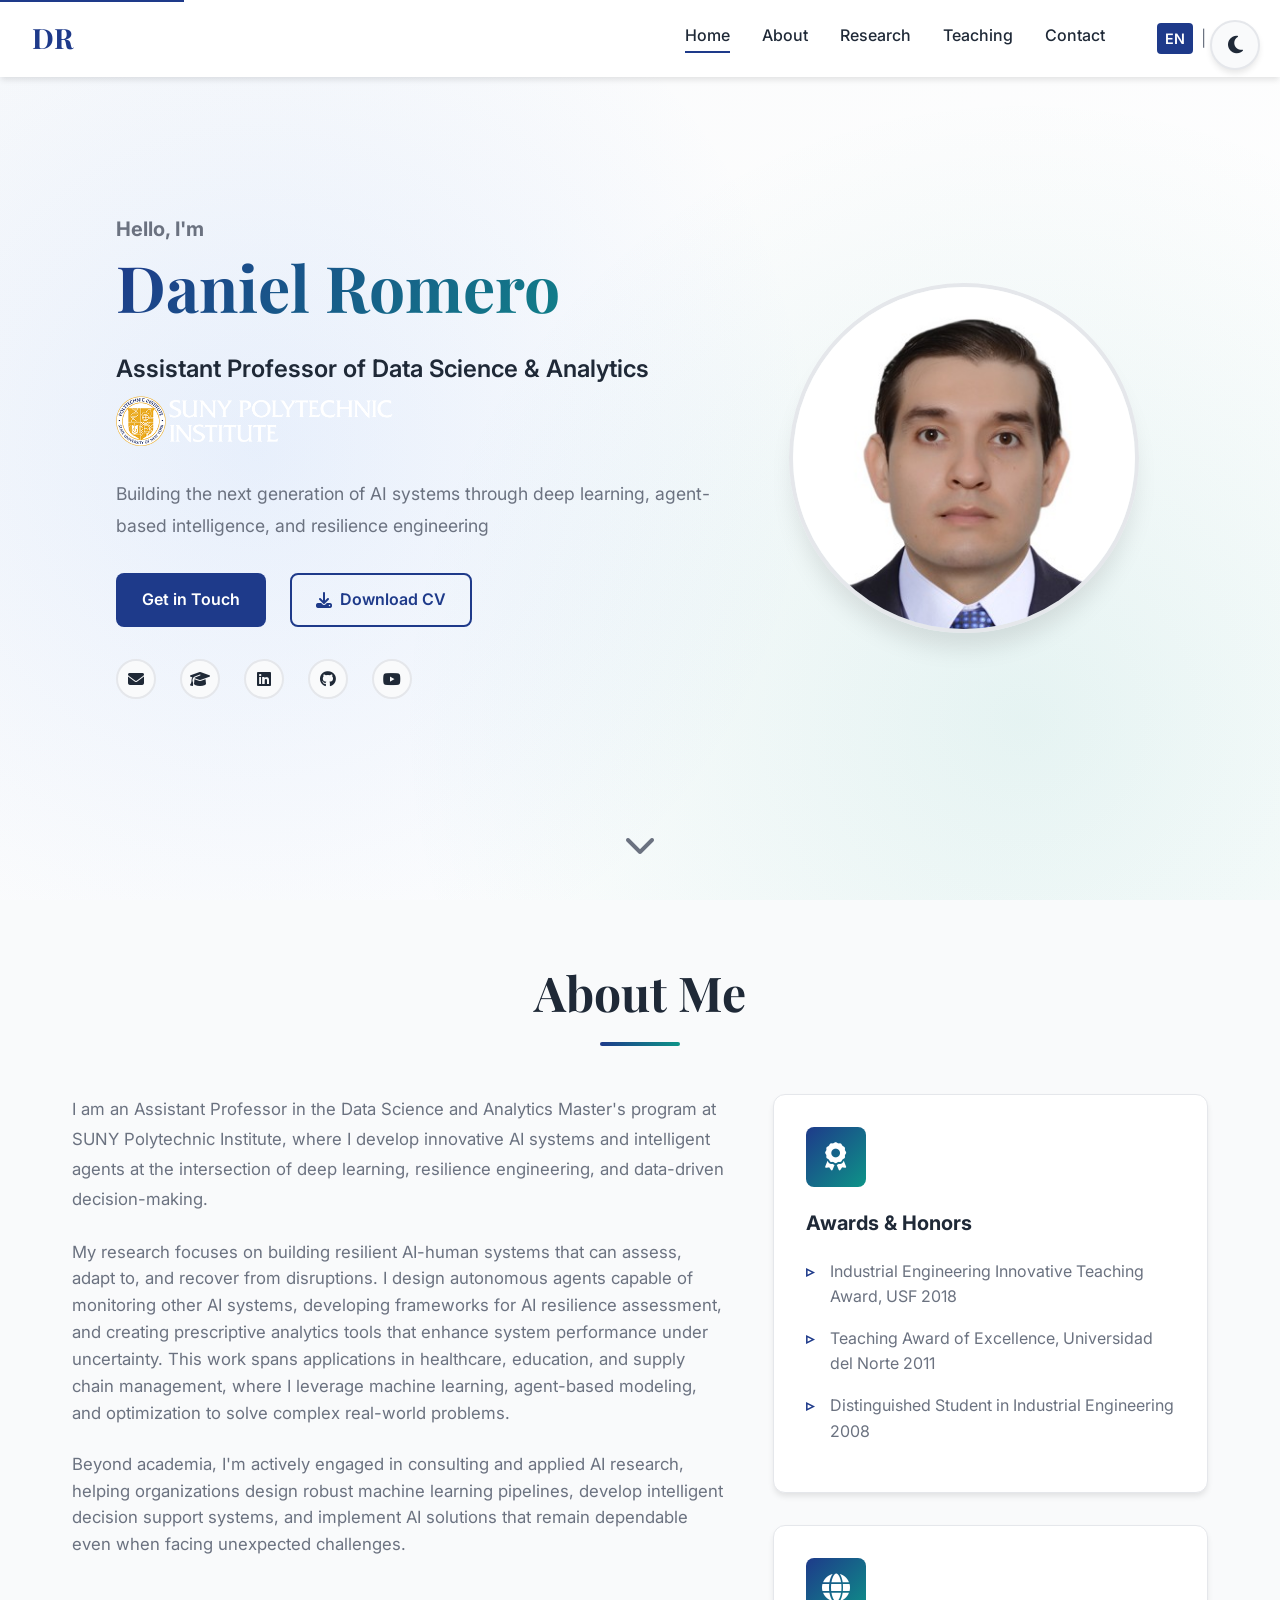
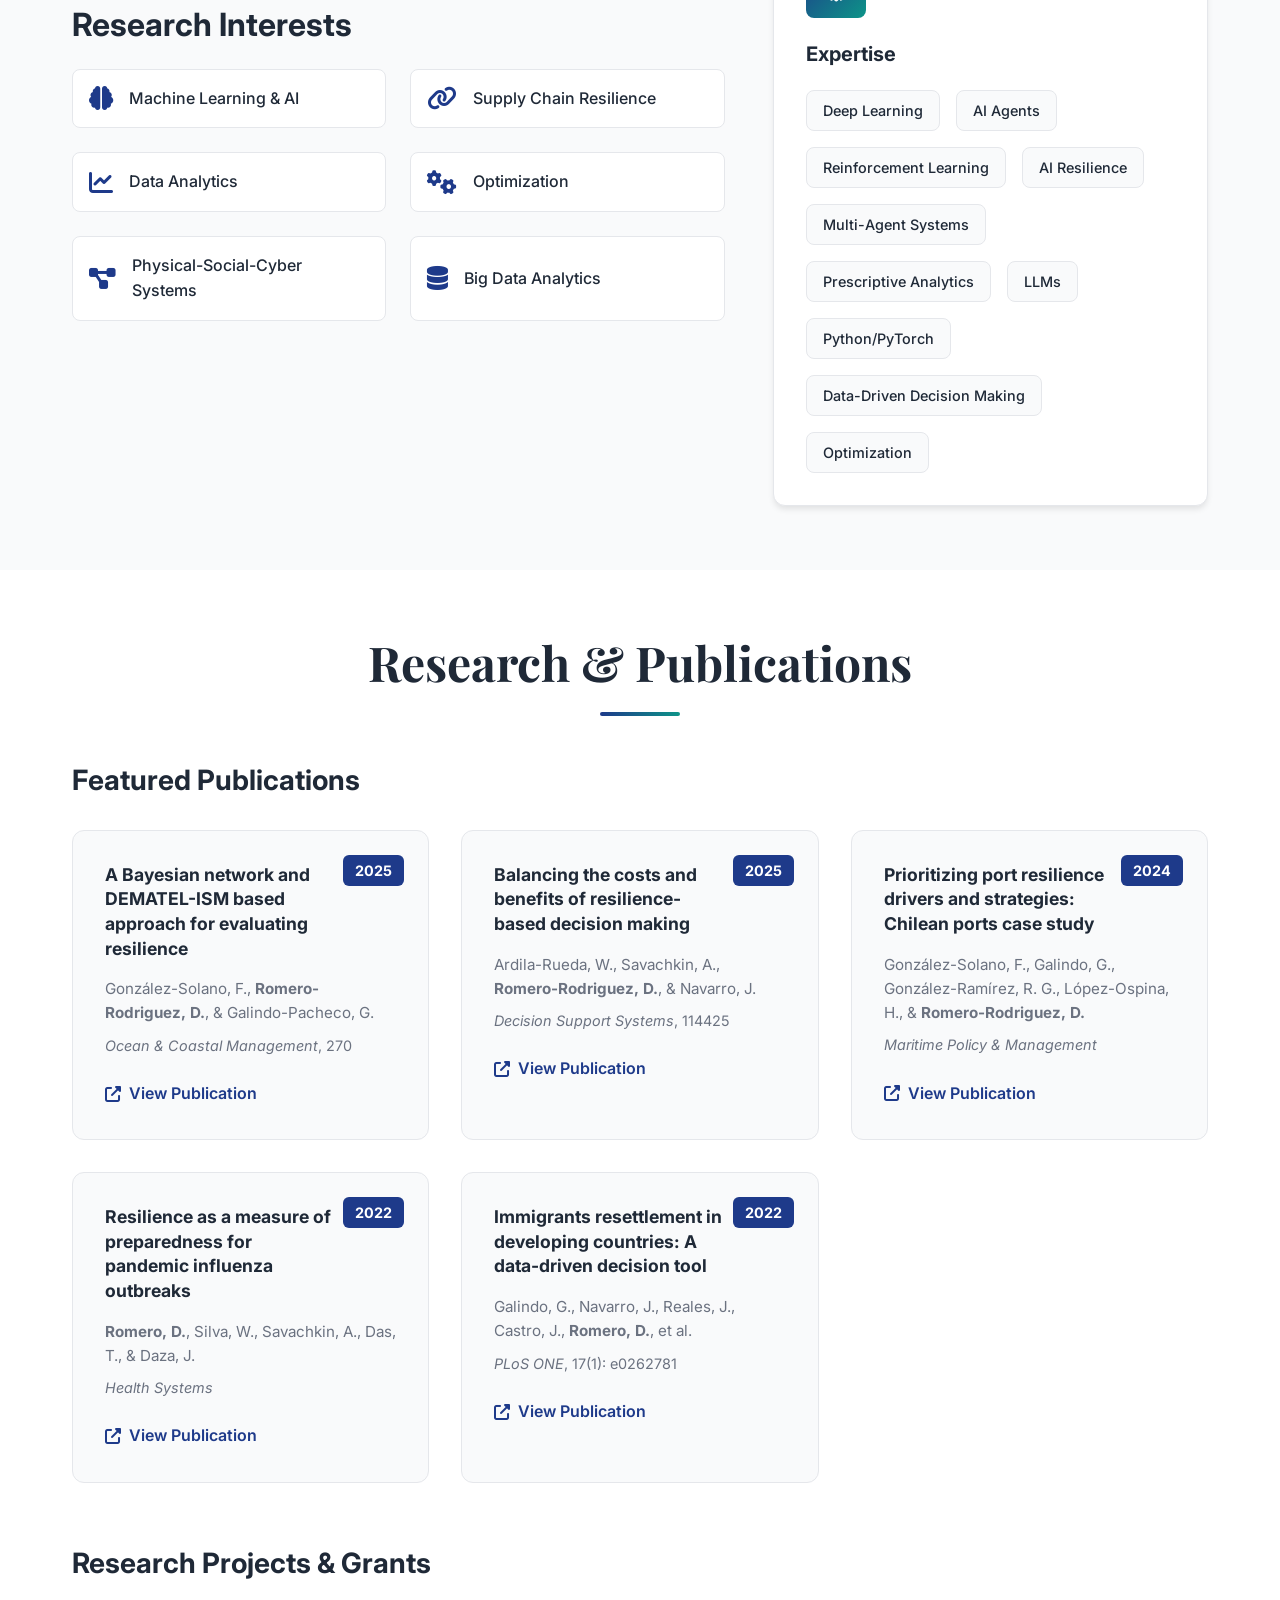
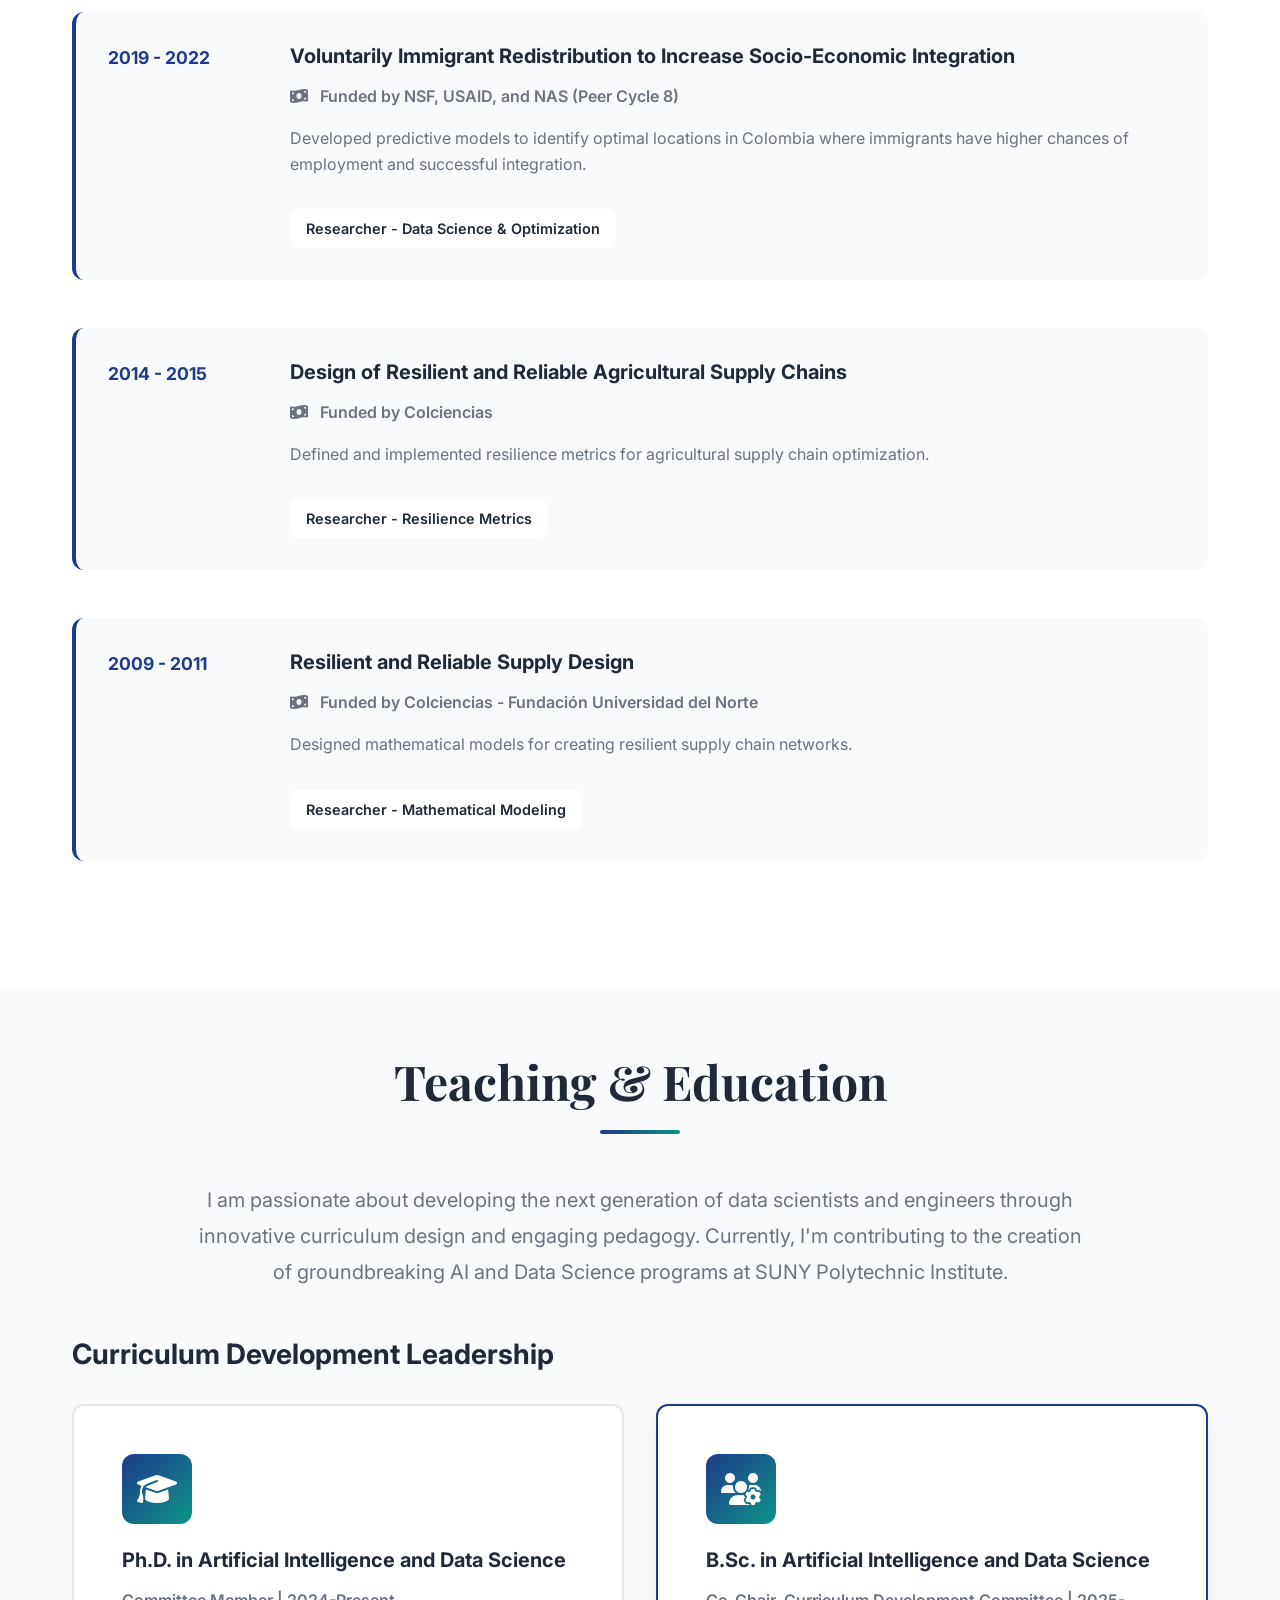
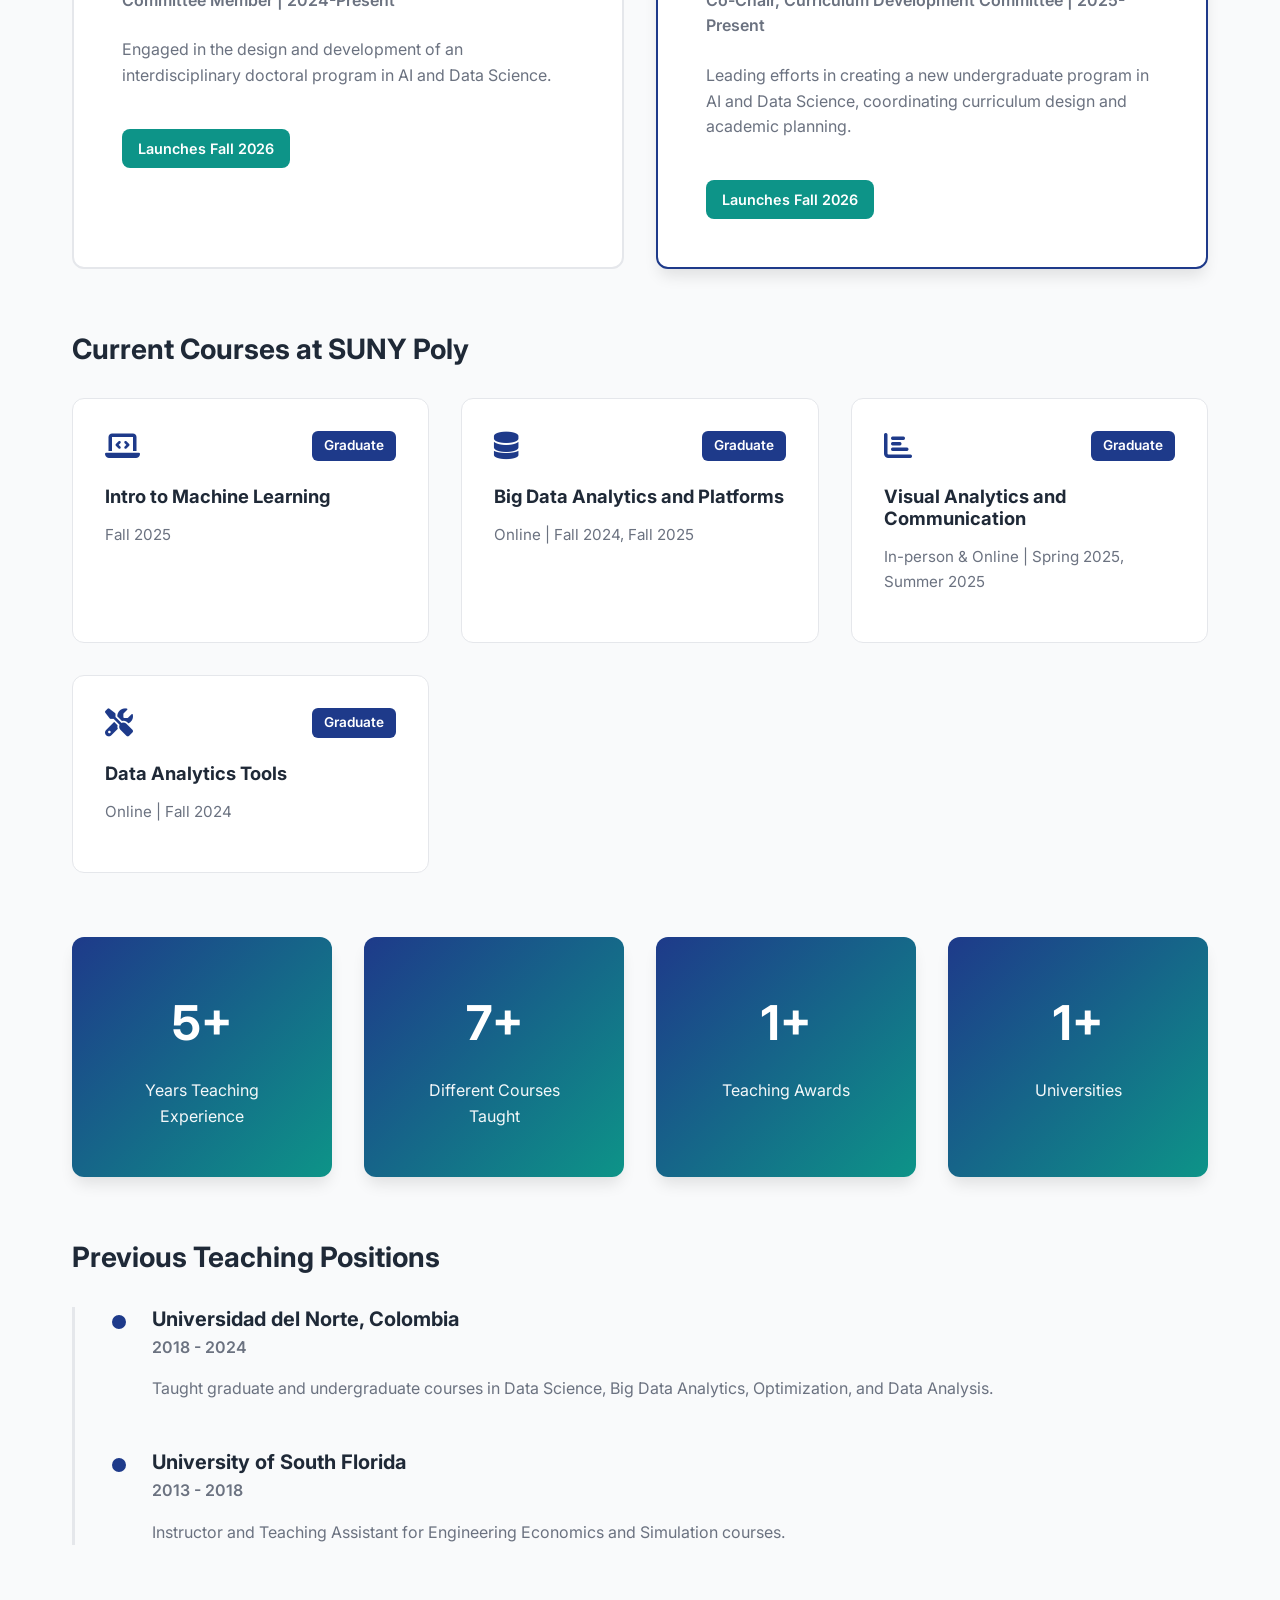
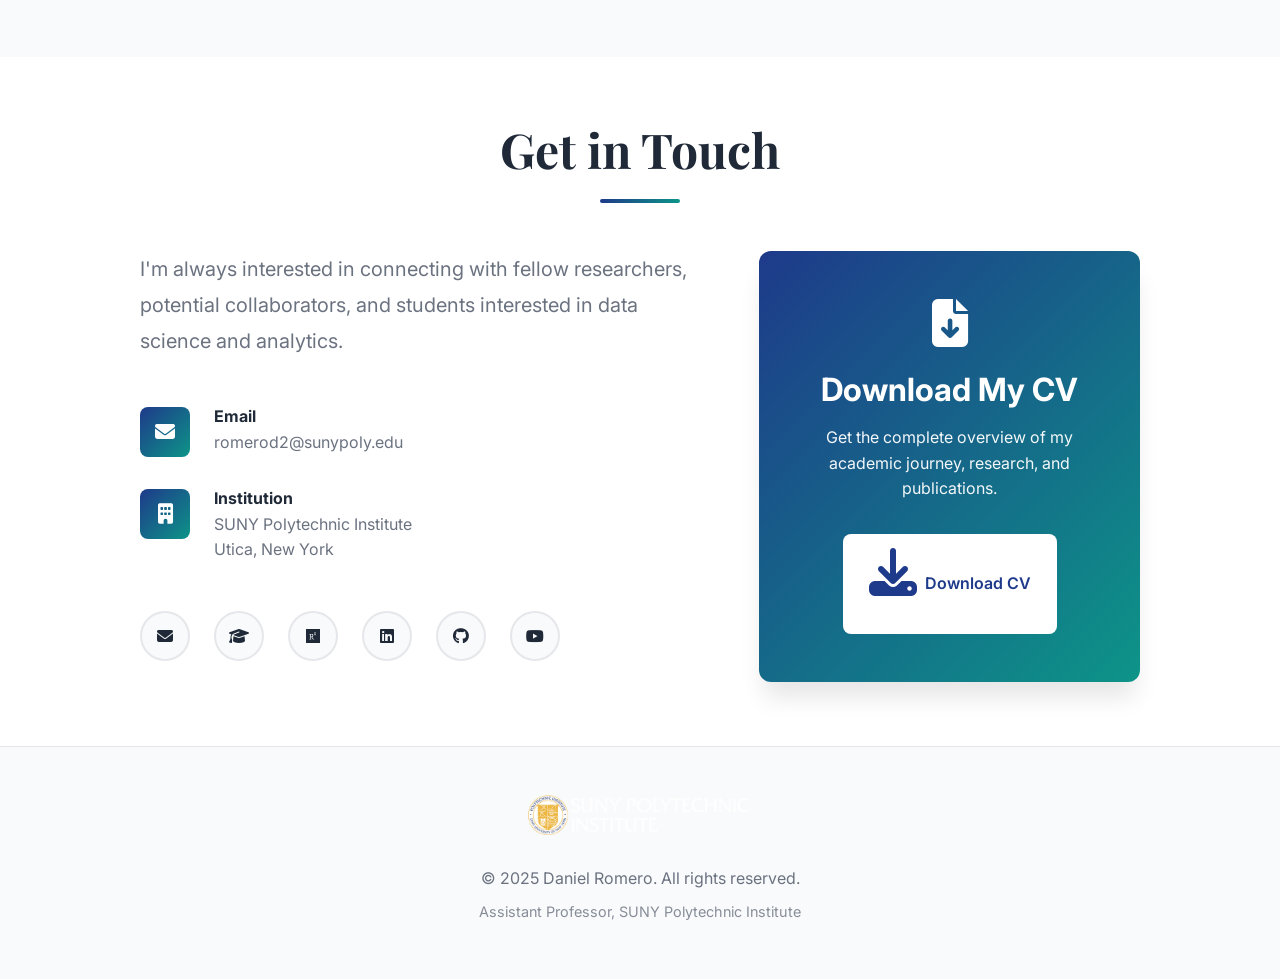
<file: index.html>
<!DOCTYPE html>
<html lang="en">
<head>
    <meta charset="UTF-8">
    <meta name="viewport" content="width=device-width, initial-scale=1.0">
    <meta name="description" content="Dr. Daniel Romero - Assistant Professor of Data Science and Analytics at SUNY Polytechnic Institute. Research in Machine Learning, Supply Chain Resilience, and AI.">
    <meta name="keywords" content="Daniel Romero, Data Science, Machine Learning, Supply Chain Resilience, SUNY Poly, Analytics">
    <meta name="author" content="Dr. Daniel Romero">
    <title>Dr. Daniel Romero | Data Science & Analytics Professor</title>
    
    <!-- Google Fonts -->
    <link rel="preconnect" href="https://fonts.googleapis.com">
    <link rel="preconnect" href="https://fonts.gstatic.com" crossorigin>
    <link href="https://fonts.googleapis.com/css2?family=Inter:wght@300;400;600;700&family=Playfair+Display:wght@700&display=swap" rel="stylesheet">
    
    <!-- Font Awesome -->
    <link rel="stylesheet" href="https://cdnjs.cloudflare.com/ajax/libs/font-awesome/6.4.0/css/all.min.css">
    
    <!-- Stylesheet -->
    <link rel="stylesheet" href="styles.css">
</head>
<body>
    <!-- Theme Toggle -->
    <button id="theme-toggle" class="theme-toggle" aria-label="Toggle dark mode">
        <i class="fas fa-moon"></i>
    </button>

    <!-- Navigation -->
    <nav class="navbar" id="navbar">
        <div class="nav-container">
            <a href="#home" class="nav-logo">DR</a>
            <ul class="nav-menu" id="nav-menu">
                <li><a href="#home" class="nav-link">Home</a></li>
                <li><a href="#about" class="nav-link">About</a></li>
                <li><a href="#research" class="nav-link">Research</a></li>
                <li><a href="#teaching" class="nav-link">Teaching</a></li>
                <li><a href="#contact" class="nav-link">Contact</a></li>
                <li class="language-toggle">
                    <a href="index.html" class="lang-link active">EN</a>
                    <span class="lang-separator">|</span>
                    <a href="index-es.html" class="lang-link">ES</a>
                </li>
            </ul>
            <div class="hamburger" id="hamburger">
                <span></span>
                <span></span>
                <span></span>
            </div>
        </div>
    </nav>

    <!-- Hero Section -->
    <section id="home" class="hero">
        <div class="hero-background"></div>
        <div class="container hero-content">
            <div class="hero-text">
                <h1 class="hero-title">
                    <span class="hero-greeting">Hello, I'm</span>
                    <span class="hero-name">Daniel Romero</span>
                </h1>
                <p class="hero-subtitle">Assistant Professor of Data Science & Analytics</p>
                <div class="hero-institution">
                    <a href="https://sunypoly.edu" target="_blank" rel="noopener noreferrer">
                        <img src="assets/sunypoly-logo.png" alt="SUNY Polytechnic Institute" class="institution-logo">
                    </a>
                </div>
                <p class="hero-tagline">Building the next generation of AI systems through deep learning, agent-based intelligence, and resilience engineering</p>
                
                <div class="hero-buttons">
                    <a href="#contact" class="btn btn-primary">Get in Touch</a>
                    <a href="assets/Daniel_Romero_CV_2025.pdf" class="btn btn-secondary" download>
                        <i class="fas fa-download"></i> Download CV
                    </a>
                </div>
                
                <div class="hero-social">
                    <a href="mailto:romerod2@sunypoly.edu" aria-label="Email"><i class="fas fa-envelope"></i></a>
                    <a href="https://scholar.google.com/citations?hl=en&user=uEqegLwAAAAJ&view_op=list_works&sortby=pubdate" target="_blank" aria-label="Google Scholar"><i class="fas fa-graduation-cap"></i></a>
                    <a href="https://www.linkedin.com/in/daniel-romero-rodriguez-226bb213" target="_blank" aria-label="LinkedIn"><i class="fab fa-linkedin"></i></a>
                    <a href="https://github.com/danielromeroAI" target="_blank" aria-label="GitHub"><i class="fab fa-github"></i></a>
                    <a href="https://www.youtube.com/@danrom12" target="_blank" aria-label="YouTube"><i class="fab fa-youtube"></i></a>
                </div>
            </div>
            
            <div class="hero-image">
                <img src="assets/profile-photo.jpg" alt="Dr. Daniel Romero" class="profile-photo">
            </div>
        </div>
        
        <div class="scroll-indicator">
            <a href="#about"><i class="fas fa-chevron-down"></i></a>
        </div>
    </section>

    <!-- About Section -->
    <section id="about" class="about">
        <div class="container">
            <h2 class="section-title">About Me</h2>
            <div class="about-content">
                <div class="about-text">
                    <p class="lead">I am an Assistant Professor in the Data Science and Analytics Master's program at SUNY Polytechnic Institute, where I develop innovative AI systems and intelligent agents at the intersection of deep learning, resilience engineering, and data-driven decision-making.</p>
                    
                    <p>My research focuses on building resilient AI-human systems that can assess, adapt to, and recover from disruptions. I design autonomous agents capable of monitoring other AI systems, developing frameworks for AI resilience assessment, and creating prescriptive analytics tools that enhance system performance under uncertainty. This work spans applications in healthcare, education, and supply chain management, where I leverage machine learning, agent-based modeling, and optimization to solve complex real-world problems.</p>
                    
                    <p>Beyond academia, I'm actively engaged in consulting and applied AI research, helping organizations design robust machine learning pipelines, develop intelligent decision support systems, and implement AI solutions that remain dependable even when facing unexpected challenges.</p>
                    
                    <div class="research-interests">
                        <h3>Research Interests</h3>
                        <div class="interests-grid">
                            <div class="interest-item">
                                <i class="fas fa-brain"></i>
                                <span>Machine Learning & AI</span>
                            </div>
                            <div class="interest-item">
                                <i class="fas fa-link"></i>
                                <span>Supply Chain Resilience</span>
                            </div>
                            <div class="interest-item">
                                <i class="fas fa-chart-line"></i>
                                <span>Data Analytics</span>
                            </div>
                            <div class="interest-item">
                                <i class="fas fa-cogs"></i>
                                <span>Optimization</span>
                            </div>
                            <div class="interest-item">
                                <i class="fas fa-project-diagram"></i>
                                <span>Physical-Social-Cyber Systems</span>
                            </div>
                            <div class="interest-item">
                                <i class="fas fa-database"></i>
                                <span>Big Data Analytics</span>
                            </div>
                        </div>
                    </div>
                </div>
                
                <div class="about-highlights">
                    <div class="highlight-card">
                        <div class="highlight-icon">
                            <i class="fas fa-award"></i>
                        </div>
                        <h3>Awards & Honors</h3>
                        <ul>
                            <li>Industrial Engineering Innovative Teaching Award, USF 2018</li>
                            <li>Teaching Award of Excellence, Universidad del Norte 2011</li>
                            <li>Distinguished Student in Industrial Engineering 2008</li>
                        </ul>
                    </div>
                    
                    <div class="highlight-card">
                        <div class="highlight-icon">
                            <i class="fas fa-globe"></i>
                        </div>
                        <h3>Expertise</h3>
                        <div class="expertise-tags">
                            <span class="tag">Deep Learning</span>
                            <span class="tag">AI Agents</span>
                            <span class="tag">Reinforcement Learning</span>
                            <span class="tag">AI Resilience</span>
                            <span class="tag">Multi-Agent Systems</span>
                            <span class="tag">Prescriptive Analytics</span>
                            <span class="tag">LLMs</span>
                            <span class="tag">Python/PyTorch</span>
                            <span class="tag">Data-Driven Decision Making</span>
                            <span class="tag">Optimization</span>
                        </div>
                    </div>
                </div>
            </div>
        </div>
    </section>

    <!-- Research Section -->
    <section id="research" class="research">
        <div class="container">
            <h2 class="section-title">Research & Publications</h2>
            
            <!-- Featured Publications -->
            <div class="research-subsection">
                <h3 class="subsection-title">Featured Publications</h3>
                <div class="publications-grid">
                    <div class="publication-card">
                        <div class="publication-year">2025</div>
                        <h4>A Bayesian network and DEMATEL-ISM based approach for evaluating resilience</h4>
                        <p class="publication-authors">González-Solano, F., <strong>Romero-Rodriguez, D.</strong>, & Galindo-Pacheco, G.</p>
                        <p class="publication-journal"><em>Ocean & Coastal Management</em>, 270</p>
                        <a href="https://doi.org/10.1016/j.ocecoaman.2025.107881" target="_blank" class="publication-link">
                            <i class="fas fa-external-link-alt"></i> View Publication
                        </a>
                    </div>
                    
                    <div class="publication-card">
                        <div class="publication-year">2025</div>
                        <h4>Balancing the costs and benefits of resilience-based decision making</h4>
                        <p class="publication-authors">Ardila-Rueda, W., Savachkin, A., <strong>Romero-Rodriguez, D.</strong>, & Navarro, J.</p>
                        <p class="publication-journal"><em>Decision Support Systems</em>, 114425</p>
                        <a href="https://www.sciencedirect.com/science/article/pii/S0167923625000260" target="_blank" class="publication-link">
                            <i class="fas fa-external-link-alt"></i> View Publication
                        </a>
                    </div>
                    
                    <div class="publication-card">
                        <div class="publication-year">2024</div>
                        <h4>Prioritizing port resilience drivers and strategies: Chilean ports case study</h4>
                        <p class="publication-authors">González-Solano, F., Galindo, G., González-Ramírez, R. G., López-Ospina, H., & <strong>Romero-Rodriguez, D.</strong></p>
                        <p class="publication-journal"><em>Maritime Policy & Management</em></p>
                        <a href="https://doi.org/10.1080/03088839.2024.2409242" target="_blank" class="publication-link">
                            <i class="fas fa-external-link-alt"></i> View Publication
                        </a>
                    </div>
                    
                    <div class="publication-card">
                        <div class="publication-year">2022</div>
                        <h4>Resilience as a measure of preparedness for pandemic influenza outbreaks</h4>
                        <p class="publication-authors"><strong>Romero, D.</strong>, Silva, W., Savachkin, A., Das, T., & Daza, J.</p>
                        <p class="publication-journal"><em>Health Systems</em></p>
                        <a href="https://doi.org/10.1080/20476965.2022.2062462" target="_blank" class="publication-link">
                            <i class="fas fa-external-link-alt"></i> View Publication
                        </a>
                    </div>
                    
                    <div class="publication-card">
                        <div class="publication-year">2022</div>
                        <h4>Immigrants resettlement in developing countries: A data-driven decision tool</h4>
                        <p class="publication-authors">Galindo, G., Navarro, J., Reales, J., Castro, J., <strong>Romero, D.</strong>, et al.</p>
                        <p class="publication-journal"><em>PLoS ONE</em>, 17(1): e0262781</p>
                        <a href="https://doi.org/10.1371/journal.pone.0262781" target="_blank" class="publication-link">
                            <i class="fas fa-external-link-alt"></i> View Publication
                        </a>
                    </div>
                </div>
            </div>

            <!-- Research Projects -->
            <div class="research-subsection">
                <h3 class="subsection-title">Research Projects & Grants</h3>
                <div class="projects-timeline">
                    <div class="project-item">
                        <div class="project-date">2019 - 2022</div>
                        <div class="project-content">
                            <h4>Voluntarily Immigrant Redistribution to Increase Socio-Economic Integration</h4>
                            <p class="project-funding"><i class="fas fa-money-bill-wave"></i> Funded by NSF, USAID, and NAS (Peer Cycle 8)</p>
                            <p>Developed predictive models to identify optimal locations in Colombia where immigrants have higher chances of employment and successful integration.</p>
                            <span class="project-role">Researcher - Data Science & Optimization</span>
                        </div>
                    </div>
                    
                    <div class="project-item">
                        <div class="project-date">2014 - 2015</div>
                        <div class="project-content">
                            <h4>Design of Resilient and Reliable Agricultural Supply Chains</h4>
                            <p class="project-funding"><i class="fas fa-money-bill-wave"></i> Funded by Colciencias</p>
                            <p>Defined and implemented resilience metrics for agricultural supply chain optimization.</p>
                            <span class="project-role">Researcher - Resilience Metrics</span>
                        </div>
                    </div>
                    
                    <div class="project-item">
                        <div class="project-date">2009 - 2011</div>
                        <div class="project-content">
                            <h4>Resilient and Reliable Supply Design</h4>
                            <p class="project-funding"><i class="fas fa-money-bill-wave"></i> Funded by Colciencias - Fundación Universidad del Norte</p>
                            <p>Designed mathematical models for creating resilient supply chain networks.</p>
                            <span class="project-role">Researcher - Mathematical Modeling</span>
                        </div>
                    </div>
                </div>
            </div>
        </div>
    </section>

    <!-- Teaching Section -->
    <section id="teaching" class="teaching">
        <div class="container">
            <h2 class="section-title">Teaching & Education</h2>
            
            <div class="teaching-intro">
                <p class="lead">I am passionate about developing the next generation of data scientists and engineers through innovative curriculum design and engaging pedagogy. Currently, I'm contributing to the creation of groundbreaking AI and Data Science programs at SUNY Polytechnic Institute.</p>
            </div>

            <!-- Curriculum Development -->
            <div class="curriculum-section">
                <h3 class="subsection-title">Curriculum Development Leadership</h3>
                <div class="curriculum-cards">
                    <div class="curriculum-card">
                        <div class="curriculum-icon">
                            <i class="fas fa-graduation-cap"></i>
                        </div>
                        <h4>Ph.D. in Artificial Intelligence and Data Science</h4>
                        <p class="curriculum-role">Committee Member | 2024-Present</p>
                        <p>Engaged in the design and development of an interdisciplinary doctoral program in AI and Data Science.</p>
                        <span class="launch-badge">Launches Fall 2026</span>
                    </div>
                    
                    <div class="curriculum-card featured">
                        <div class="curriculum-icon">
                            <i class="fas fa-users-cog"></i>
                        </div>
                        <h4>B.Sc. in Artificial Intelligence and Data Science</h4>
                        <p class="curriculum-role">Co-Chair, Curriculum Development Committee | 2025-Present</p>
                        <p>Leading efforts in creating a new undergraduate program in AI and Data Science, coordinating curriculum design and academic planning.</p>
                        <span class="launch-badge">Launches Fall 2026</span>
                    </div>
                </div>
            </div>

            <!-- Current Courses -->
            <div class="courses-section">
                <h3 class="subsection-title">Current Courses at SUNY Poly</h3>
                <div class="courses-grid">
                    <div class="course-card">
                        <div class="course-header">
                            <i class="fas fa-laptop-code"></i>
                            <span class="course-level">Graduate</span>
                        </div>
                        <h4>Intro to Machine Learning</h4>
                        <p class="course-semester">Fall 2025</p>
                    </div>
                    
                    <div class="course-card">
                        <div class="course-header">
                            <i class="fas fa-database"></i>
                            <span class="course-level">Graduate</span>
                        </div>
                        <h4>Big Data Analytics and Platforms</h4>
                        <p class="course-semester">Online | Fall 2024, Fall 2025</p>
                    </div>
                    
                    <div class="course-card">
                        <div class="course-header">
                            <i class="fas fa-chart-bar"></i>
                            <span class="course-level">Graduate</span>
                        </div>
                        <h4>Visual Analytics and Communication</h4>
                        <p class="course-semester">In-person & Online | Spring 2025, Summer 2025</p>
                    </div>
                    
                    <div class="course-card">
                        <div class="course-header">
                            <i class="fas fa-tools"></i>
                            <span class="course-level">Graduate</span>
                        </div>
                        <h4>Data Analytics Tools</h4>
                        <p class="course-semester">Online | Fall 2024</p>
                    </div>
                </div>
            </div>

            <!-- Teaching Experience Stats -->
            <div class="teaching-stats">
                <div class="stat-card">
                    <div class="stat-number">15+</div>
                    <div class="stat-label">Years Teaching Experience</div>
                </div>
                <div class="stat-card">
                    <div class="stat-number">20+</div>
                    <div class="stat-label">Different Courses Taught</div>
                </div>
                <div class="stat-card">
                    <div class="stat-number">3</div>
                    <div class="stat-label">Teaching Awards</div>
                </div>
                <div class="stat-card">
                    <div class="stat-number">4</div>
                    <div class="stat-label">Universities</div>
                </div>
            </div>

            <!-- Previous Teaching -->
            <div class="previous-teaching">
                <h3 class="subsection-title">Previous Teaching Positions</h3>
                <div class="teaching-timeline">
                    <div class="timeline-item">
                        <div class="timeline-marker"></div>
                        <div class="timeline-content">
                            <h4>Universidad del Norte, Colombia</h4>
                            <p class="timeline-period">2018 - 2024</p>
                            <p>Taught graduate and undergraduate courses in Data Science, Big Data Analytics, Optimization, and Data Analysis.</p>
                        </div>
                    </div>
                    
                    <div class="timeline-item">
                        <div class="timeline-marker"></div>
                        <div class="timeline-content">
                            <h4>University of South Florida</h4>
                            <p class="timeline-period">2013 - 2018</p>
                            <p>Instructor and Teaching Assistant for Engineering Economics and Simulation courses.</p>
                        </div>
                    </div>
                </div>
            </div>
        </div>
    </section>

    <!-- Contact Section -->
    <section id="contact" class="contact">
        <div class="container">
            <h2 class="section-title">Get in Touch</h2>
            
            <div class="contact-content">
                <div class="contact-info">
                    <p class="lead">I'm always interested in connecting with fellow researchers, potential collaborators, and students interested in data science and analytics.</p>
                    
                    <div class="contact-details">
                        <div class="contact-item">
                            <div class="contact-icon">
                                <i class="fas fa-envelope"></i>
                            </div>
                            <div>
                                <h4>Email</h4>
                                <a href="mailto:romerod2@sunypoly.edu">romerod2@sunypoly.edu</a>
                            </div>
                        </div>
                        
                        <div class="contact-item">
                            <div class="contact-icon">
                                <i class="fas fa-building"></i>
                            </div>
                            <div>
                                <h4>Institution</h4>
                                <p>SUNY Polytechnic Institute<br>Utica, New York</p>
                            </div>
                        </div>
                    </div>
                    
                    <div class="social-links">
                        <a href="mailto:romerod2@sunypoly.edu" class="social-link" aria-label="Email">
                            <i class="fas fa-envelope"></i>
                        </a>
                        <a href="https://scholar.google.com" target="_blank" class="social-link" aria-label="Google Scholar">
                            <i class="fas fa-graduation-cap"></i>
                        </a>
                        <a href="https://www.researchgate.net" target="_blank" class="social-link" aria-label="ResearchGate">
                            <i class="fab fa-researchgate"></i>
                        </a>
                        <a href="https://www.linkedin.com" target="_blank" class="social-link" aria-label="LinkedIn">
                            <i class="fab fa-linkedin"></i>
                        </a>
                        <a href="https://github.com" target="_blank" class="social-link" aria-label="GitHub">
                            <i class="fab fa-github"></i>
                        </a>
                        <a href="https://www.youtube.com/@danrom12" target="_blank" class="social-link" aria-label="YouTube">
                            <i class="fab fa-youtube"></i>
                        </a>
                    </div>
                </div>
                
                <div class="contact-cta">
                    <div class="cta-box">
                        <i class="fas fa-file-download"></i>
                        <h3>Download My CV</h3>
                        <p>Get the complete overview of my academic journey, research, and publications.</p>
                        <a href="assets/Daniel_Romero_CV_2025.pdf" class="btn btn-primary" download>
                            <i class="fas fa-download"></i> Download CV
                        </a>
                    </div>
                </div>
            </div>
        </div>
    </section>

    <!-- Footer -->
    <footer class="footer">
        <div class="container">
            <div class="footer-logo">
                <a href="https://sunypoly.edu" target="_blank" rel="noopener noreferrer">
                    <img src="assets/sunypoly-logo.png" alt="SUNY Polytechnic Institute" class="footer-institution-logo">
                </a>
            </div>
            <p>&copy; 2025 Daniel Romero. All rights reserved.</p>
            <p class="footer-note">Assistant Professor, SUNY Polytechnic Institute</p>
        </div>
    </footer>

    <!-- Scripts -->
    <script src="script.js"></script>
</body>
</html>
</file>
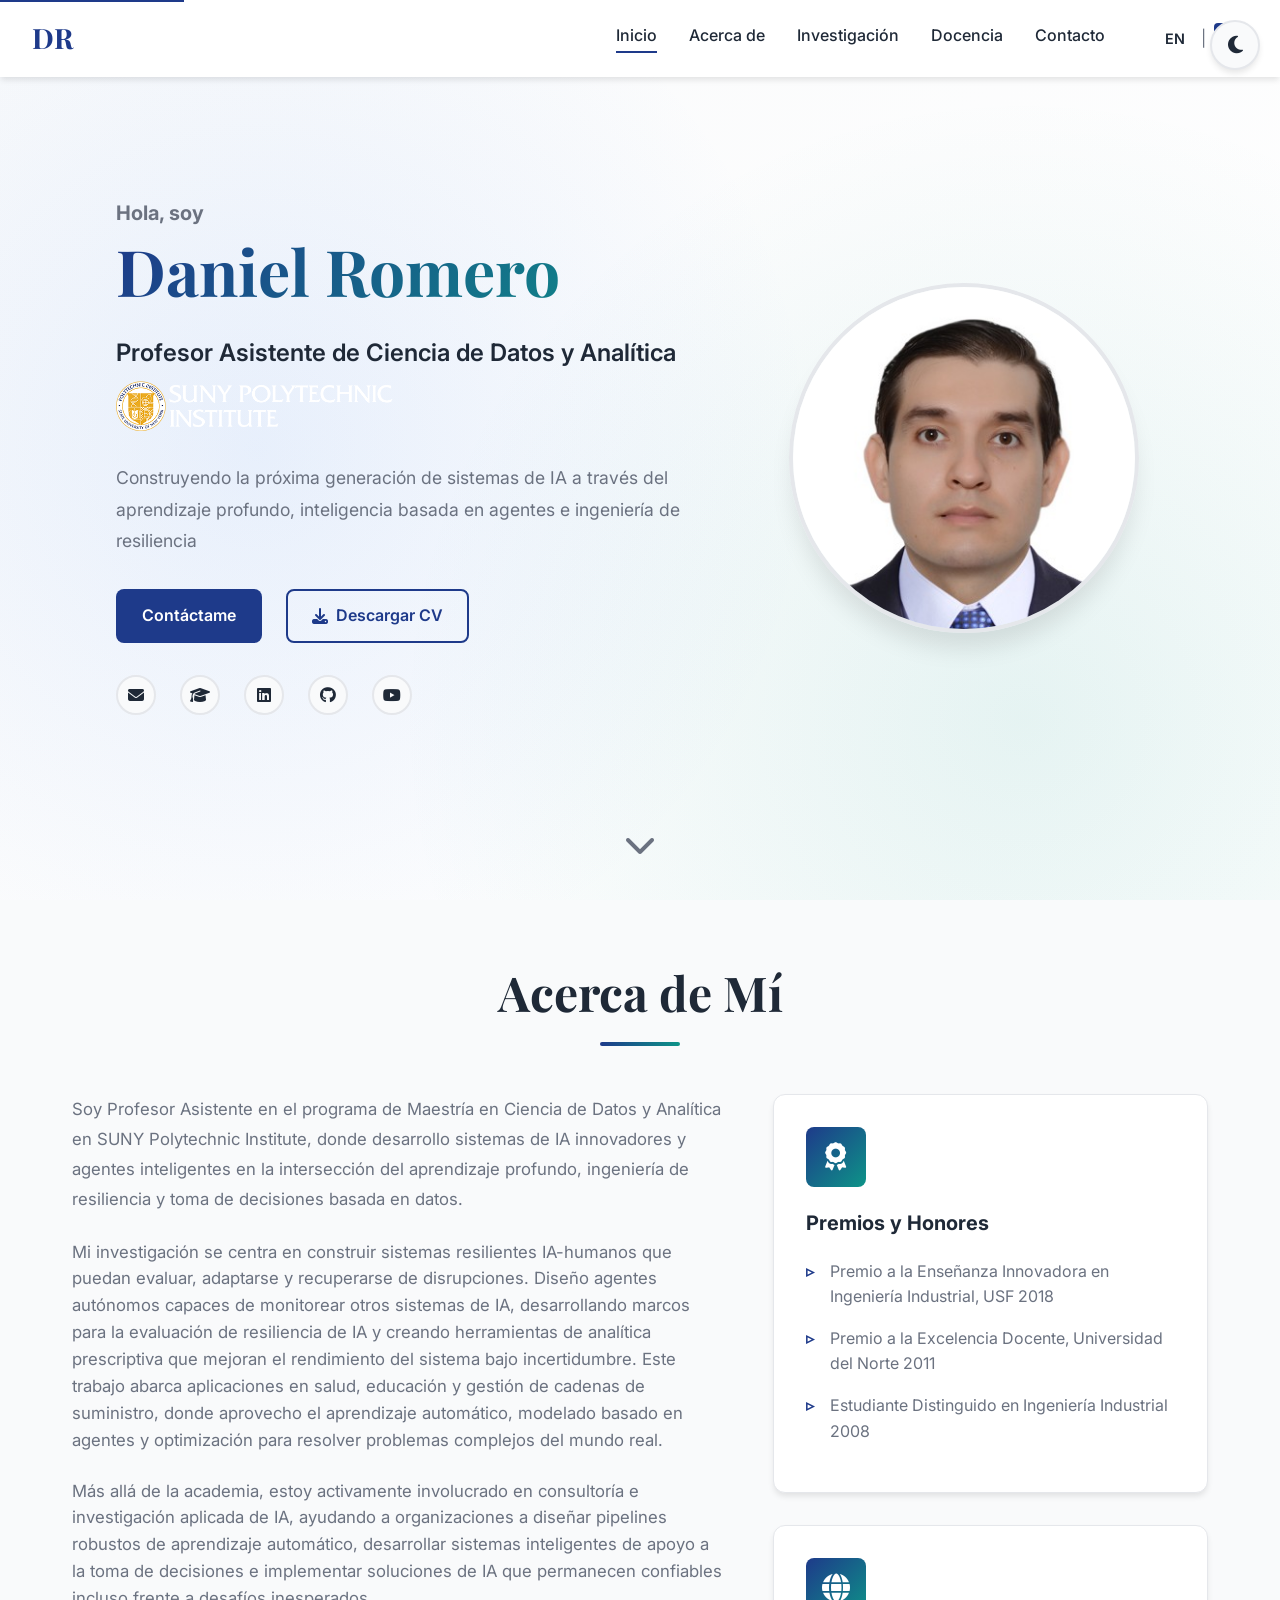
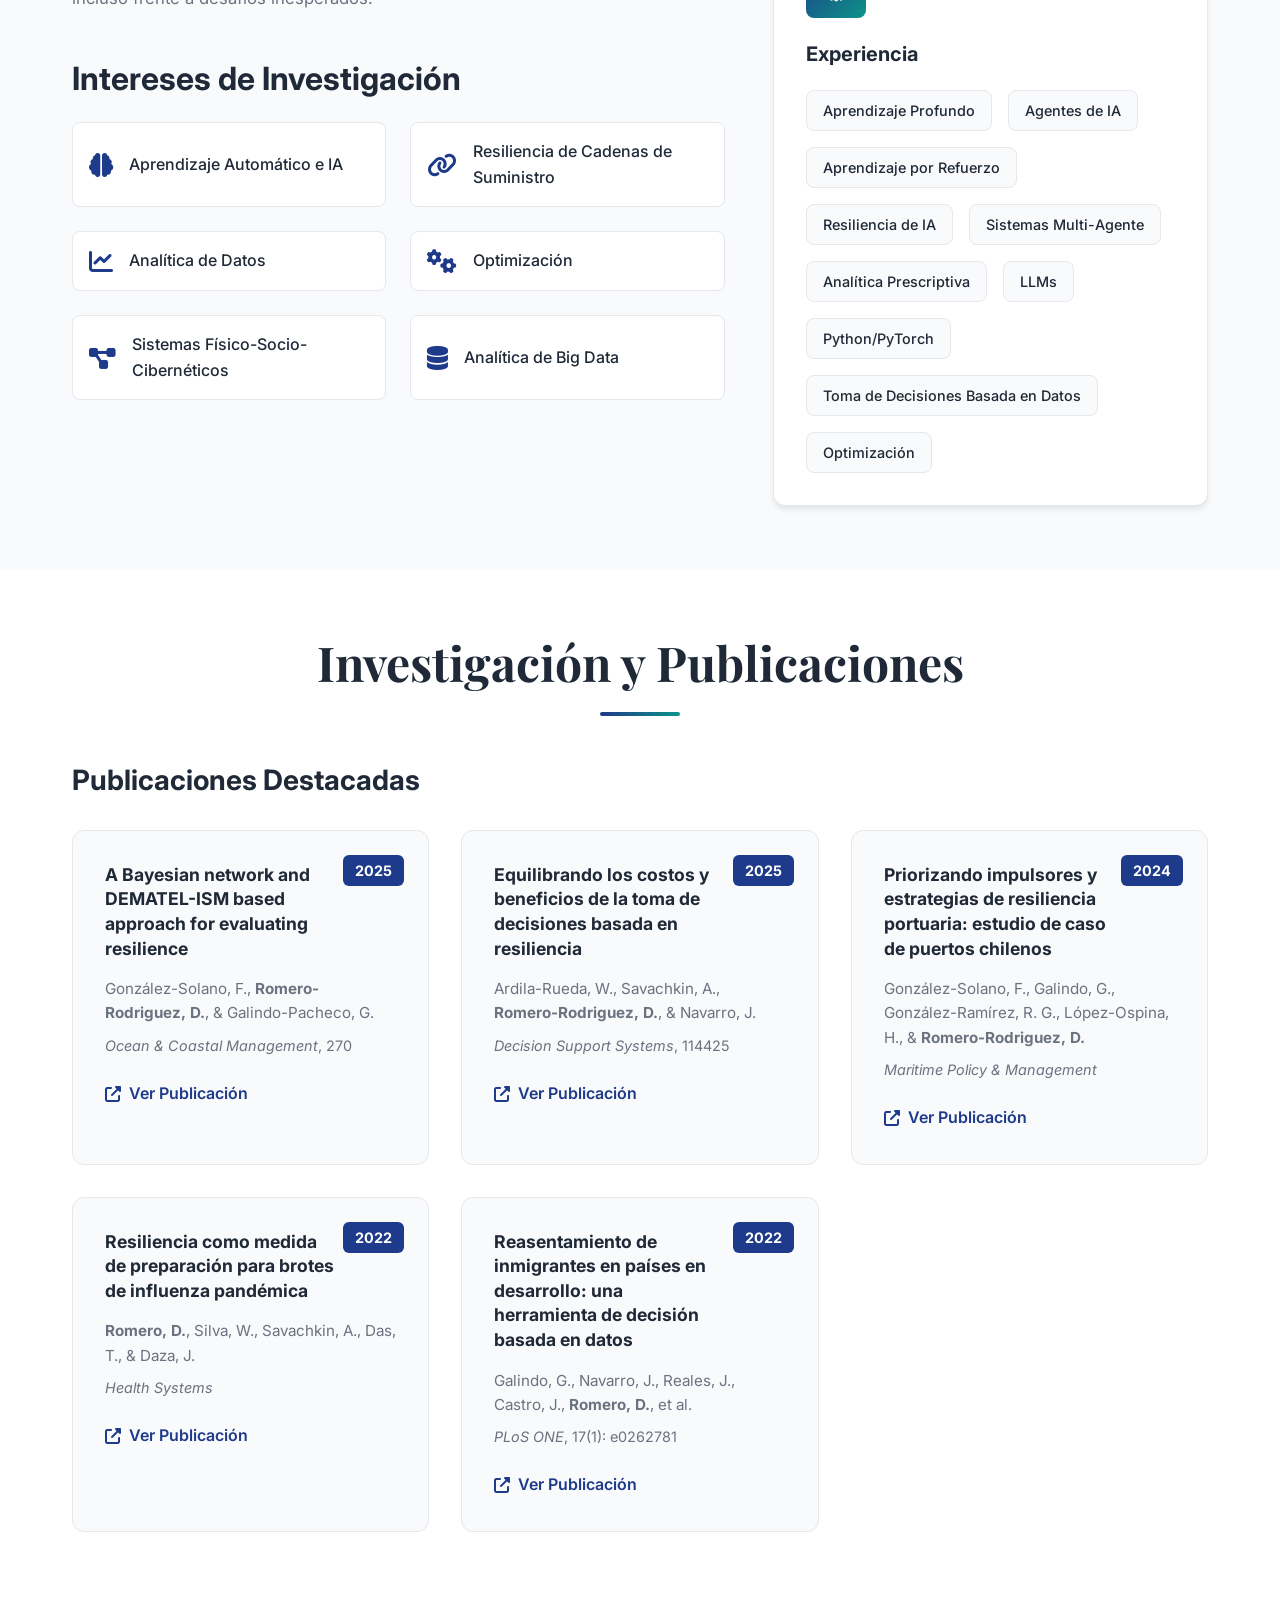
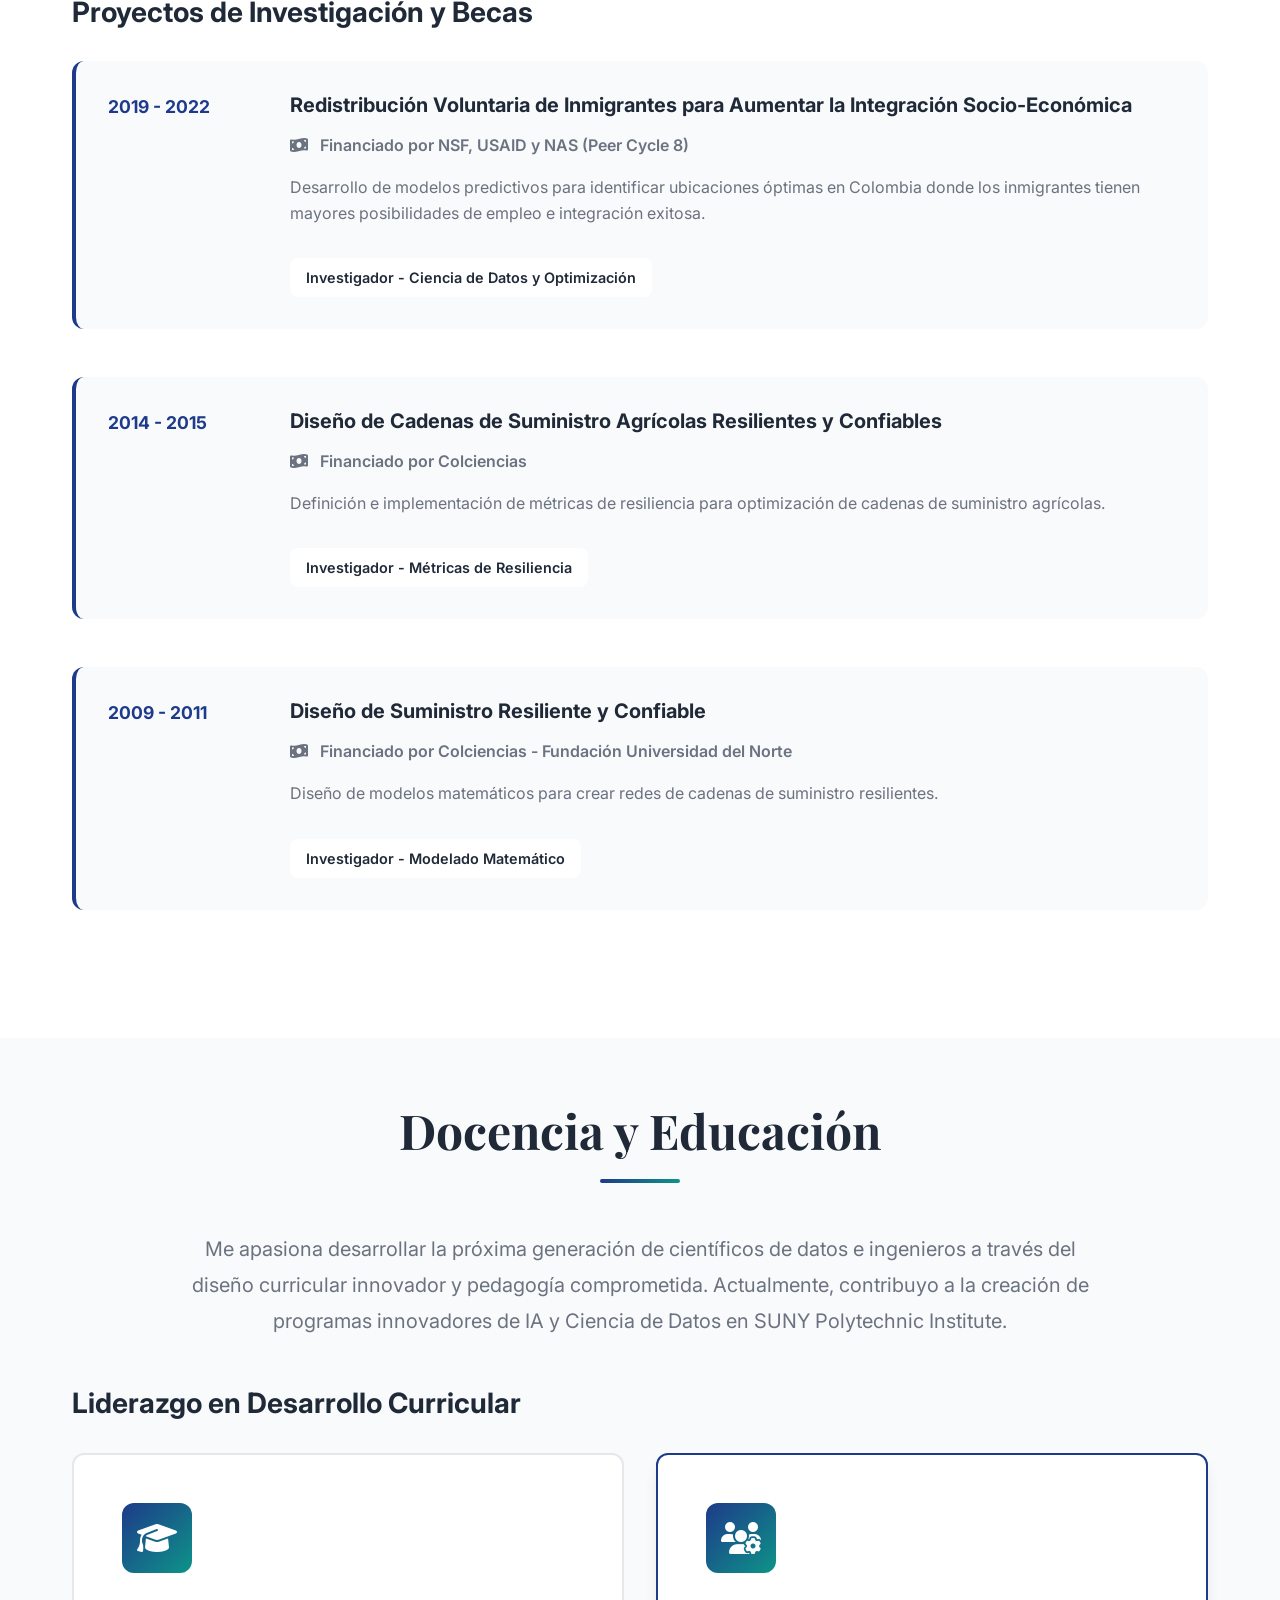
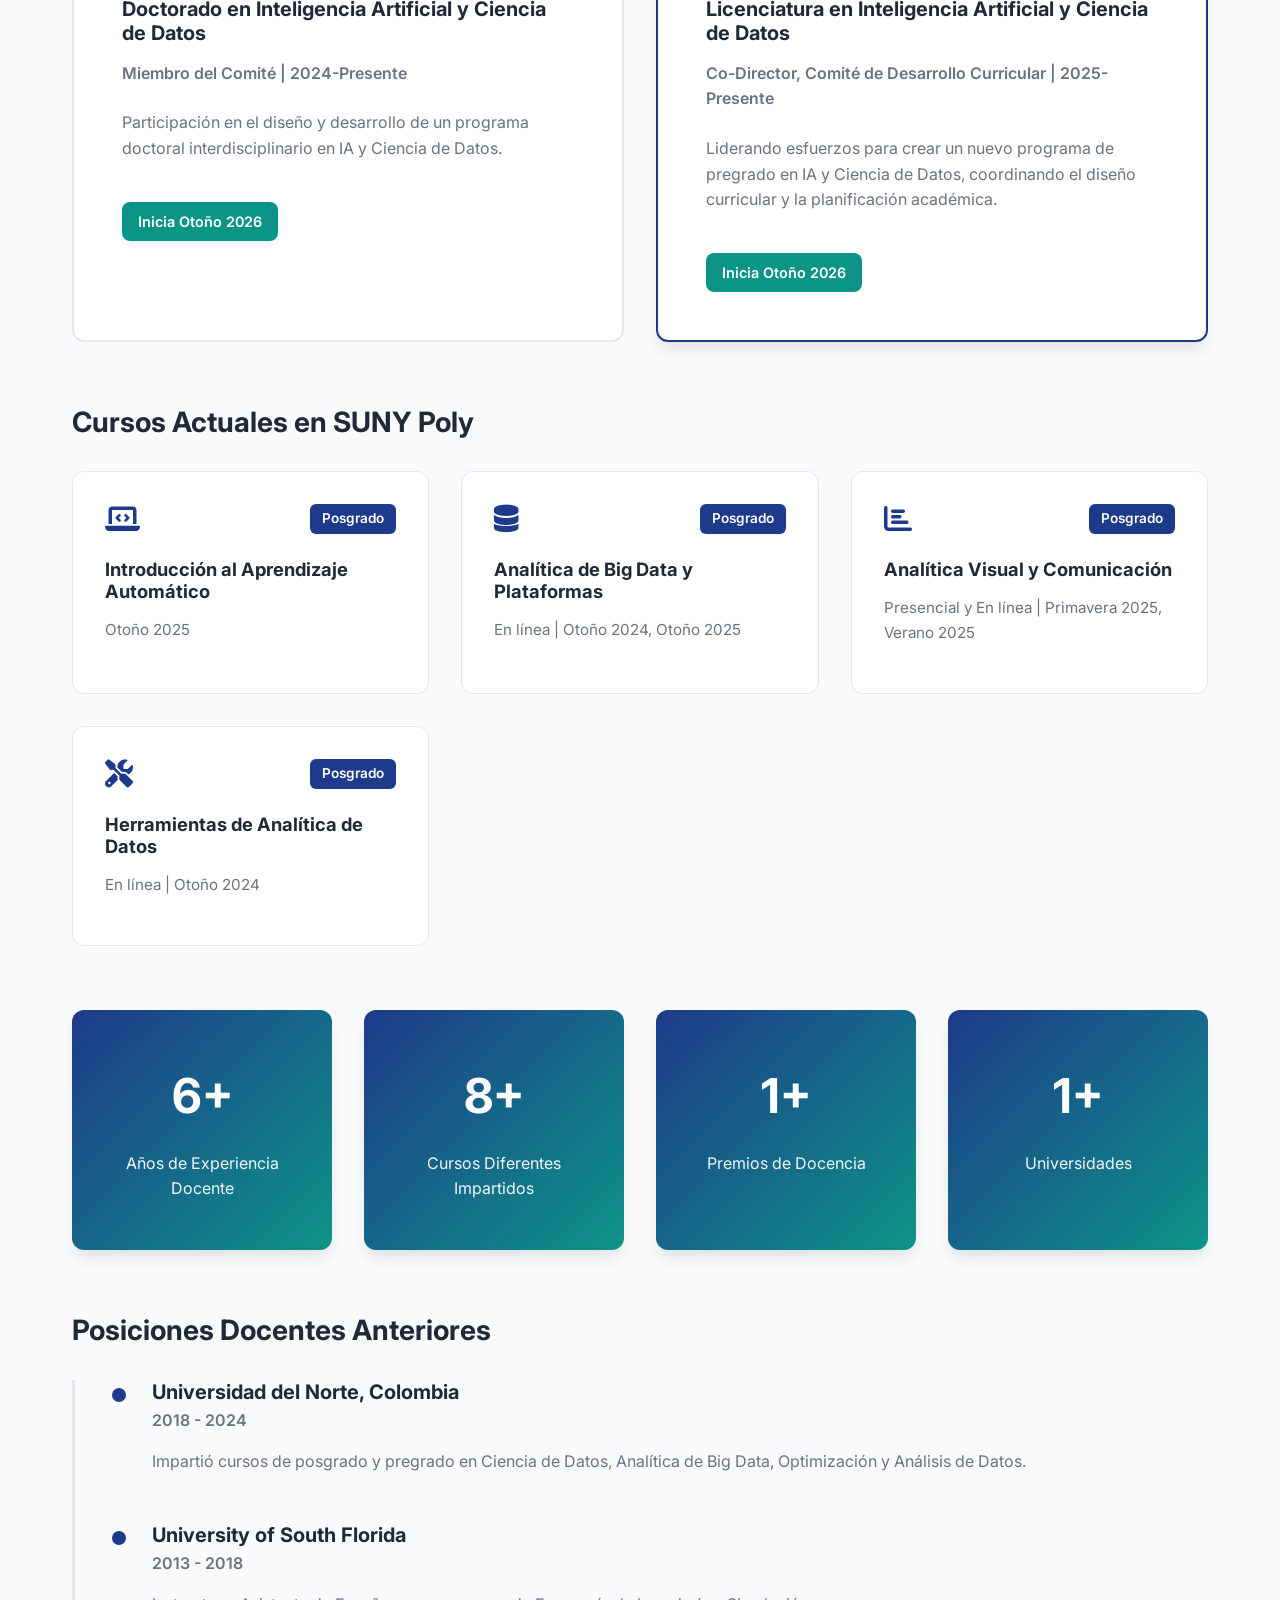
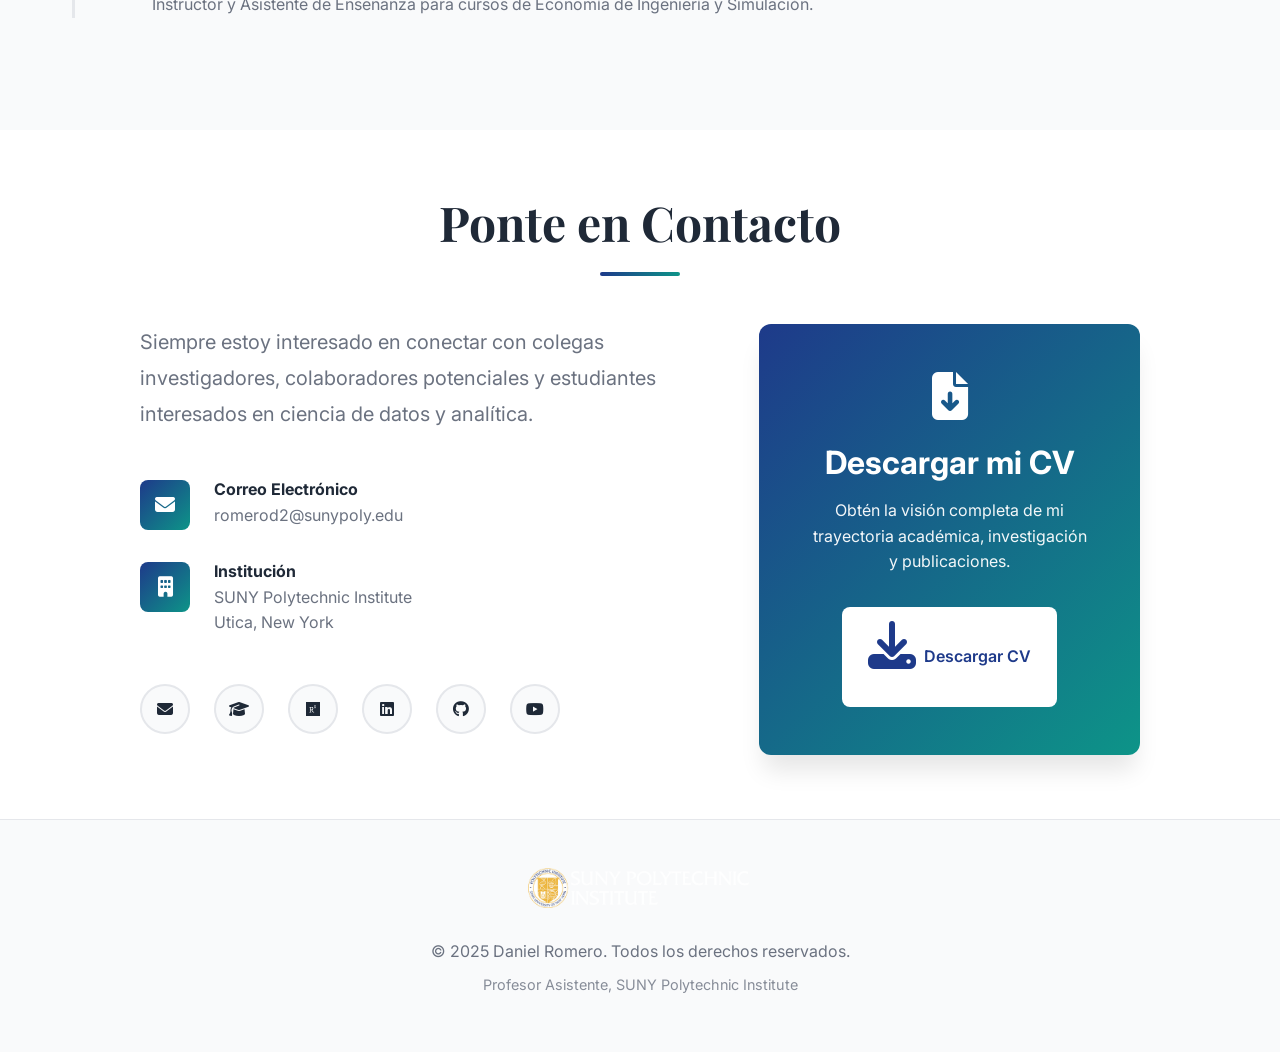
<file: index-es.html>
<!DOCTYPE html>
<html lang="es">
<head>
    <meta charset="UTF-8">
    <meta name="viewport" content="width=device-width, initial-scale=1.0">
    <meta name="description" content="Dr. Daniel Romero - Profesor Asistente de Ciencia de Datos y Analítica en SUNY Polytechnic Institute. Investigación en Aprendizaje Automático, Resiliencia de Cadenas de Suministro e IA.">
    <meta name="keywords" content="Daniel Romero, Ciencia de Datos, Aprendizaje Automático, Resiliencia de Cadenas de Suministro, SUNY Poly, Analítica">
    <meta name="author" content="Dr. Daniel Romero">
    <title>Dr. Daniel Romero | Profesor de Ciencia de Datos y Analítica</title>
    
    <!-- Google Fonts -->
    <link rel="preconnect" href="https://fonts.googleapis.com">
    <link rel="preconnect" href="https://fonts.gstatic.com" crossorigin>
    <link href="https://fonts.googleapis.com/css2?family=Inter:wght@300;400;600;700&family=Playfair+Display:wght@700&display=swap" rel="stylesheet">
    
    <!-- Font Awesome -->
    <link rel="stylesheet" href="https://cdnjs.cloudflare.com/ajax/libs/font-awesome/6.4.0/css/all.min.css">
    
    <!-- Stylesheet -->
    <link rel="stylesheet" href="styles.css">
</head>
<body>
    <!-- Theme Toggle -->
    <button id="theme-toggle" class="theme-toggle" aria-label="Toggle dark mode">
        <i class="fas fa-moon"></i>
    </button>

    <!-- Navigation -->
    <nav class="navbar" id="navbar">
        <div class="nav-container">
            <a href="#home" class="nav-logo">DR</a>
            <ul class="nav-menu" id="nav-menu">
                <li><a href="#home" class="nav-link">Inicio</a></li>
                <li><a href="#about" class="nav-link">Acerca de</a></li>
                <li><a href="#research" class="nav-link">Investigación</a></li>
                <li><a href="#teaching" class="nav-link">Docencia</a></li>
                <li><a href="#contact" class="nav-link">Contacto</a></li>
                <li class="language-toggle">
                    <a href="index.html" class="lang-link">EN</a>
                    <span class="lang-separator">|</span>
                    <a href="index-es.html" class="lang-link active">ES</a>
                </li>
            </ul>
            <div class="hamburger" id="hamburger">
                <span></span>
                <span></span>
                <span></span>
            </div>
        </div>
    </nav>

    <!-- Hero Section -->
    <section id="home" class="hero">
        <div class="hero-background"></div>
        <div class="container hero-content">
            <div class="hero-text">
                <h1 class="hero-title">
                    <span class="hero-greeting">Hola, soy</span>
                    <span class="hero-name">Daniel Romero</span>
                </h1>
                <p class="hero-subtitle">Profesor Asistente de Ciencia de Datos y Analítica</p>
                <div class="hero-institution">
                    <a href="https://sunypoly.edu" target="_blank" rel="noopener noreferrer">
                        <img src="assets/sunypoly-logo.png" alt="SUNY Polytechnic Institute" class="institution-logo">
                    </a>
                </div>
                <p class="hero-tagline">Construyendo la próxima generación de sistemas de IA a través del aprendizaje profundo, inteligencia basada en agentes e ingeniería de resiliencia</p>
                
                <div class="hero-buttons">
                    <a href="#contact" class="btn btn-primary">Contáctame</a>
                    <a href="assets/Daniel_Romero_CV_2025.pdf" class="btn btn-secondary" download>
                        <i class="fas fa-download"></i> Descargar CV
                    </a>
                </div>
                
                <div class="hero-social">
                    <a href="mailto:romerod2@sunypoly.edu" aria-label="Email"><i class="fas fa-envelope"></i></a>
                    <a href="https://scholar.google.com/citations?hl=en&user=uEqegLwAAAAJ&view_op=list_works&sortby=pubdate" target="_blank" aria-label="Google Scholar"><i class="fas fa-graduation-cap"></i></a>
                    <a href="https://www.linkedin.com/in/daniel-romero-rodriguez-226bb213" target="_blank" aria-label="LinkedIn"><i class="fab fa-linkedin"></i></a>
                    <a href="https://github.com/danielromeroAI" target="_blank" aria-label="GitHub"><i class="fab fa-github"></i></a>
                    <a href="https://www.youtube.com/@danrom12" target="_blank" aria-label="YouTube"><i class="fab fa-youtube"></i></a>
                </div>
            </div>
            
            <div class="hero-image">
                <img src="assets/profile-photo.jpg" alt="Dr. Daniel Romero" class="profile-photo">
            </div>
        </div>
        
        <div class="scroll-indicator">
            <a href="#about"><i class="fas fa-chevron-down"></i></a>
        </div>
    </section>

    <!-- About Section -->
    <section id="about" class="about">
        <div class="container">
            <h2 class="section-title">Acerca de Mí</h2>
            <div class="about-content">
                <div class="about-text">
                    <p class="lead">Soy Profesor Asistente en el programa de Maestría en Ciencia de Datos y Analítica en SUNY Polytechnic Institute, donde desarrollo sistemas de IA innovadores y agentes inteligentes en la intersección del aprendizaje profundo, ingeniería de resiliencia y toma de decisiones basada en datos.</p>
                    
                    <p>Mi investigación se centra en construir sistemas resilientes IA-humanos que puedan evaluar, adaptarse y recuperarse de disrupciones. Diseño agentes autónomos capaces de monitorear otros sistemas de IA, desarrollando marcos para la evaluación de resiliencia de IA y creando herramientas de analítica prescriptiva que mejoran el rendimiento del sistema bajo incertidumbre. Este trabajo abarca aplicaciones en salud, educación y gestión de cadenas de suministro, donde aprovecho el aprendizaje automático, modelado basado en agentes y optimización para resolver problemas complejos del mundo real.</p>
                    
                    <p>Más allá de la academia, estoy activamente involucrado en consultoría e investigación aplicada de IA, ayudando a organizaciones a diseñar pipelines robustos de aprendizaje automático, desarrollar sistemas inteligentes de apoyo a la toma de decisiones e implementar soluciones de IA que permanecen confiables incluso frente a desafíos inesperados.</p>
                    
                    <div class="research-interests">
                        <h3>Intereses de Investigación</h3>
                        <div class="interests-grid">
                            <div class="interest-item">
                                <i class="fas fa-brain"></i>
                                <span>Aprendizaje Automático e IA</span>
                            </div>
                            <div class="interest-item">
                                <i class="fas fa-link"></i>
                                <span>Resiliencia de Cadenas de Suministro</span>
                            </div>
                            <div class="interest-item">
                                <i class="fas fa-chart-line"></i>
                                <span>Analítica de Datos</span>
                            </div>
                            <div class="interest-item">
                                <i class="fas fa-cogs"></i>
                                <span>Optimización</span>
                            </div>
                            <div class="interest-item">
                                <i class="fas fa-project-diagram"></i>
                                <span>Sistemas Físico-Socio-Cibernéticos</span>
                            </div>
                            <div class="interest-item">
                                <i class="fas fa-database"></i>
                                <span>Analítica de Big Data</span>
                            </div>
                        </div>
                    </div>
                </div>
                
                <div class="about-highlights">
                    <div class="highlight-card">
                        <div class="highlight-icon">
                            <i class="fas fa-award"></i>
                        </div>
                        <h3>Premios y Honores</h3>
                        <ul>
                            <li>Premio a la Enseñanza Innovadora en Ingeniería Industrial, USF 2018</li>
                            <li>Premio a la Excelencia Docente, Universidad del Norte 2011</li>
                            <li>Estudiante Distinguido en Ingeniería Industrial 2008</li>
                        </ul>
                    </div>
                    
                    <div class="highlight-card">
                        <div class="highlight-icon">
                            <i class="fas fa-globe"></i>
                        </div>
                        <h3>Experiencia</h3>
                        <div class="expertise-tags">
                            <span class="tag">Aprendizaje Profundo</span>
                            <span class="tag">Agentes de IA</span>
                            <span class="tag">Aprendizaje por Refuerzo</span>
                            <span class="tag">Resiliencia de IA</span>
                            <span class="tag">Sistemas Multi-Agente</span>
                            <span class="tag">Analítica Prescriptiva</span>
                            <span class="tag">LLMs</span>
                            <span class="tag">Python/PyTorch</span>
                            <span class="tag">Toma de Decisiones Basada en Datos</span>
                            <span class="tag">Optimización</span>
                        </div>
                    </div>
                </div>
            </div>
        </div>
    </section>

    <!-- Research Section -->
    <section id="research" class="research">
        <div class="container">
            <h2 class="section-title">Investigación y Publicaciones</h2>
            
            <!-- Featured Publications -->
            <div class="research-subsection">
                <h3 class="subsection-title">Publicaciones Destacadas</h3>
                <div class="publications-grid">
                    <div class="publication-card">
                        <div class="publication-year">2025</div>
                        <h4>A Bayesian network and DEMATEL-ISM based approach for evaluating resilience</h4>
                        <p class="publication-authors">González-Solano, F., <strong>Romero-Rodriguez, D.</strong>, & Galindo-Pacheco, G.</p>
                        <p class="publication-journal"><em>Ocean & Coastal Management</em>, 270</p>
                        <a href="https://doi.org/10.1016/j.ocecoaman.2025.107881" target="_blank" class="publication-link">
                            <i class="fas fa-external-link-alt"></i> Ver Publicación
                        </a>
                    </div>
                    
                    <div class="publication-card">
                        <div class="publication-year">2025</div>
                        <h4>Equilibrando los costos y beneficios de la toma de decisiones basada en resiliencia</h4>
                        <p class="publication-authors">Ardila-Rueda, W., Savachkin, A., <strong>Romero-Rodriguez, D.</strong>, & Navarro, J.</p>
                        <p class="publication-journal"><em>Decision Support Systems</em>, 114425</p>
                        <a href="https://www.sciencedirect.com/science/article/pii/S0167923625000260" target="_blank" class="publication-link">
                            <i class="fas fa-external-link-alt"></i> Ver Publicación
                        </a>
                    </div>
                    
                    <div class="publication-card">
                        <div class="publication-year">2024</div>
                        <h4>Priorizando impulsores y estrategias de resiliencia portuaria: estudio de caso de puertos chilenos</h4>
                        <p class="publication-authors">González-Solano, F., Galindo, G., González-Ramírez, R. G., López-Ospina, H., & <strong>Romero-Rodriguez, D.</strong></p>
                        <p class="publication-journal"><em>Maritime Policy & Management</em></p>
                        <a href="https://doi.org/10.1080/03088839.2024.2409242" target="_blank" class="publication-link">
                            <i class="fas fa-external-link-alt"></i> Ver Publicación
                        </a>
                    </div>
                    
                    <div class="publication-card">
                        <div class="publication-year">2022</div>
                        <h4>Resiliencia como medida de preparación para brotes de influenza pandémica</h4>
                        <p class="publication-authors"><strong>Romero, D.</strong>, Silva, W., Savachkin, A., Das, T., & Daza, J.</p>
                        <p class="publication-journal"><em>Health Systems</em></p>
                        <a href="https://doi.org/10.1080/20476965.2022.2062462" target="_blank" class="publication-link">
                            <i class="fas fa-external-link-alt"></i> Ver Publicación
                        </a>
                    </div>
                    
                    <div class="publication-card">
                        <div class="publication-year">2022</div>
                        <h4>Reasentamiento de inmigrantes en países en desarrollo: una herramienta de decisión basada en datos</h4>
                        <p class="publication-authors">Galindo, G., Navarro, J., Reales, J., Castro, J., <strong>Romero, D.</strong>, et al.</p>
                        <p class="publication-journal"><em>PLoS ONE</em>, 17(1): e0262781</p>
                        <a href="https://doi.org/10.1371/journal.pone.0262781" target="_blank" class="publication-link">
                            <i class="fas fa-external-link-alt"></i> Ver Publicación
                        </a>
                    </div>
                </div>
            </div>

            <!-- Research Projects -->
            <div class="research-subsection">
                <h3 class="subsection-title">Proyectos de Investigación y Becas</h3>
                <div class="projects-timeline">
                    <div class="project-item">
                        <div class="project-date">2019 - 2022</div>
                        <div class="project-content">
                            <h4>Redistribución Voluntaria de Inmigrantes para Aumentar la Integración Socio-Económica</h4>
                            <p class="project-funding"><i class="fas fa-money-bill-wave"></i> Financiado por NSF, USAID y NAS (Peer Cycle 8)</p>
                            <p>Desarrollo de modelos predictivos para identificar ubicaciones óptimas en Colombia donde los inmigrantes tienen mayores posibilidades de empleo e integración exitosa.</p>
                            <span class="project-role">Investigador - Ciencia de Datos y Optimización</span>
                        </div>
                    </div>
                    
                    <div class="project-item">
                        <div class="project-date">2014 - 2015</div>
                        <div class="project-content">
                            <h4>Diseño de Cadenas de Suministro Agrícolas Resilientes y Confiables</h4>
                            <p class="project-funding"><i class="fas fa-money-bill-wave"></i> Financiado por Colciencias</p>
                            <p>Definición e implementación de métricas de resiliencia para optimización de cadenas de suministro agrícolas.</p>
                            <span class="project-role">Investigador - Métricas de Resiliencia</span>
                        </div>
                    </div>
                    
                    <div class="project-item">
                        <div class="project-date">2009 - 2011</div>
                        <div class="project-content">
                            <h4>Diseño de Suministro Resiliente y Confiable</h4>
                            <p class="project-funding"><i class="fas fa-money-bill-wave"></i> Financiado por Colciencias - Fundación Universidad del Norte</p>
                            <p>Diseño de modelos matemáticos para crear redes de cadenas de suministro resilientes.</p>
                            <span class="project-role">Investigador - Modelado Matemático</span>
                        </div>
                    </div>
                </div>
            </div>
        </div>
    </section>

    <!-- Teaching Section -->
    <section id="teaching" class="teaching">
        <div class="container">
            <h2 class="section-title">Docencia y Educación</h2>
            
            <div class="teaching-intro">
                <p class="lead">Me apasiona desarrollar la próxima generación de científicos de datos e ingenieros a través del diseño curricular innovador y pedagogía comprometida. Actualmente, contribuyo a la creación de programas innovadores de IA y Ciencia de Datos en SUNY Polytechnic Institute.</p>
            </div>

            <!-- Curriculum Development -->
            <div class="curriculum-section">
                <h3 class="subsection-title">Liderazgo en Desarrollo Curricular</h3>
                <div class="curriculum-cards">
                    <div class="curriculum-card">
                        <div class="curriculum-icon">
                            <i class="fas fa-graduation-cap"></i>
                        </div>
                        <h4>Doctorado en Inteligencia Artificial y Ciencia de Datos</h4>
                        <p class="curriculum-role">Miembro del Comité | 2024-Presente</p>
                        <p>Participación en el diseño y desarrollo de un programa doctoral interdisciplinario en IA y Ciencia de Datos.</p>
                        <span class="launch-badge">Inicia Otoño 2026</span>
                    </div>
                    
                    <div class="curriculum-card featured">
                        <div class="curriculum-icon">
                            <i class="fas fa-users-cog"></i>
                        </div>
                        <h4>Licenciatura en Inteligencia Artificial y Ciencia de Datos</h4>
                        <p class="curriculum-role">Co-Director, Comité de Desarrollo Curricular | 2025-Presente</p>
                        <p>Liderando esfuerzos para crear un nuevo programa de pregrado en IA y Ciencia de Datos, coordinando el diseño curricular y la planificación académica.</p>
                        <span class="launch-badge">Inicia Otoño 2026</span>
                    </div>
                </div>
            </div>

            <!-- Current Courses -->
            <div class="courses-section">
                <h3 class="subsection-title">Cursos Actuales en SUNY Poly</h3>
                <div class="courses-grid">
                    <div class="course-card">
                        <div class="course-header">
                            <i class="fas fa-laptop-code"></i>
                            <span class="course-level">Posgrado</span>
                        </div>
                        <h4>Introducción al Aprendizaje Automático</h4>
                        <p class="course-semester">Otoño 2025</p>
                    </div>
                    
                    <div class="course-card">
                        <div class="course-header">
                            <i class="fas fa-database"></i>
                            <span class="course-level">Posgrado</span>
                        </div>
                        <h4>Analítica de Big Data y Plataformas</h4>
                        <p class="course-semester">En línea | Otoño 2024, Otoño 2025</p>
                    </div>
                    
                    <div class="course-card">
                        <div class="course-header">
                            <i class="fas fa-chart-bar"></i>
                            <span class="course-level">Posgrado</span>
                        </div>
                        <h4>Analítica Visual y Comunicación</h4>
                        <p class="course-semester">Presencial y En línea | Primavera 2025, Verano 2025</p>
                    </div>
                    
                    <div class="course-card">
                        <div class="course-header">
                            <i class="fas fa-tools"></i>
                            <span class="course-level">Posgrado</span>
                        </div>
                        <h4>Herramientas de Analítica de Datos</h4>
                        <p class="course-semester">En línea | Otoño 2024</p>
                    </div>
                </div>
            </div>

            <!-- Teaching Experience Stats -->
            <div class="teaching-stats">
                <div class="stat-card">
                    <div class="stat-number">15+</div>
                    <div class="stat-label">Años de Experiencia Docente</div>
                </div>
                <div class="stat-card">
                    <div class="stat-number">20+</div>
                    <div class="stat-label">Cursos Diferentes Impartidos</div>
                </div>
                <div class="stat-card">
                    <div class="stat-number">3</div>
                    <div class="stat-label">Premios de Docencia</div>
                </div>
                <div class="stat-card">
                    <div class="stat-number">4</div>
                    <div class="stat-label">Universidades</div>
                </div>
            </div>

            <!-- Previous Teaching -->
            <div class="previous-teaching">
                <h3 class="subsection-title">Posiciones Docentes Anteriores</h3>
                <div class="teaching-timeline">
                    <div class="timeline-item">
                        <div class="timeline-marker"></div>
                        <div class="timeline-content">
                            <h4>Universidad del Norte, Colombia</h4>
                            <p class="timeline-period">2018 - 2024</p>
                            <p>Impartió cursos de posgrado y pregrado en Ciencia de Datos, Analítica de Big Data, Optimización y Análisis de Datos.</p>
                        </div>
                    </div>
                    
                    <div class="timeline-item">
                        <div class="timeline-marker"></div>
                        <div class="timeline-content">
                            <h4>University of South Florida</h4>
                            <p class="timeline-period">2013 - 2018</p>
                            <p>Instructor y Asistente de Enseñanza para cursos de Economía de Ingeniería y Simulación.</p>
                        </div>
                    </div>
                </div>
            </div>
        </div>
    </section>

    <!-- Contact Section -->
    <section id="contact" class="contact">
        <div class="container">
            <h2 class="section-title">Ponte en Contacto</h2>
            
            <div class="contact-content">
                <div class="contact-info">
                    <p class="lead">Siempre estoy interesado en conectar con colegas investigadores, colaboradores potenciales y estudiantes interesados en ciencia de datos y analítica.</p>
                    
                    <div class="contact-details">
                        <div class="contact-item">
                            <div class="contact-icon">
                                <i class="fas fa-envelope"></i>
                            </div>
                            <div>
                                <h4>Correo Electrónico</h4>
                                <a href="mailto:romerod2@sunypoly.edu">romerod2@sunypoly.edu</a>
                            </div>
                        </div>
                        
                        <div class="contact-item">
                            <div class="contact-icon">
                                <i class="fas fa-building"></i>
                            </div>
                            <div>
                                <h4>Institución</h4>
                                <p>SUNY Polytechnic Institute<br>Utica, New York</p>
                            </div>
                        </div>
                    </div>
                    
                    <div class="social-links">
                        <a href="mailto:romerod2@sunypoly.edu" class="social-link" aria-label="Email">
                            <i class="fas fa-envelope"></i>
                        </a>
                        <a href="https://scholar.google.com" target="_blank" class="social-link" aria-label="Google Scholar">
                            <i class="fas fa-graduation-cap"></i>
                        </a>
                        <a href="https://www.researchgate.net" target="_blank" class="social-link" aria-label="ResearchGate">
                            <i class="fab fa-researchgate"></i>
                        </a>
                        <a href="https://www.linkedin.com" target="_blank" class="social-link" aria-label="LinkedIn">
                            <i class="fab fa-linkedin"></i>
                        </a>
                        <a href="https://github.com" target="_blank" class="social-link" aria-label="GitHub">
                            <i class="fab fa-github"></i>
                        </a>
                        <a href="https://www.youtube.com/@danrom12" target="_blank" class="social-link" aria-label="YouTube">
                            <i class="fab fa-youtube"></i>
                        </a>
                    </div>
                </div>
                
                <div class="contact-cta">
                    <div class="cta-box">
                        <i class="fas fa-file-download"></i>
                        <h3>Descargar mi CV</h3>
                        <p>Obtén la visión completa de mi trayectoria académica, investigación y publicaciones.</p>
                        <a href="assets/Daniel_Romero_CV_2025.pdf" class="btn btn-primary" download>
                            <i class="fas fa-download"></i> Descargar CV
                        </a>
                    </div>
                </div>
            </div>
        </div>
    </section>

    <!-- Footer -->
    <footer class="footer">
        <div class="container">
            <div class="footer-logo">
                <a href="https://sunypoly.edu" target="_blank" rel="noopener noreferrer">
                    <img src="assets/sunypoly-logo.png" alt="SUNY Polytechnic Institute" class="footer-institution-logo">
                </a>
            </div>
            <p>&copy; 2025 Daniel Romero. Todos los derechos reservados.</p>
            <p class="footer-note">Profesor Asistente, SUNY Polytechnic Institute</p>
        </div>
    </footer>

    <!-- Scripts -->
    <script src="script.js"></script>
</body>
</html>
</file>
<file: styles.css>
/* ===================================
   CSS Custom Properties (Variables)
   =================================== */
:root {
    /* Light Mode Colors */
    --primary-color: #1e3a8a;
    --secondary-color: #0d9488;
    --accent-color: #3b82f6;
    --text-primary: #1f2937;
    --text-secondary: #6b7280;
    --bg-primary: #ffffff;
    --bg-secondary: #f9fafb;
    --bg-tertiary: #f3f4f6;
    --border-color: #e5e7eb;
    --shadow-sm: 0 1px 2px 0 rgba(0, 0, 0, 0.05);
    --shadow-md: 0 4px 6px -1px rgba(0, 0, 0, 0.1);
    --shadow-lg: 0 10px 15px -3px rgba(0, 0, 0, 0.1);
    --shadow-xl: 0 20px 25px -5px rgba(0, 0, 0, 0.1);
    
    /* Typography */
    --font-primary: 'Inter', sans-serif;
    --font-display: 'Playfair Display', serif;
    
    /* Spacing */
    --spacing-xs: 0.5rem;
    --spacing-sm: 1rem;
    --spacing-md: 1.5rem;
    --spacing-lg: 2rem;
    --spacing-xl: 3rem;
    --spacing-2xl: 4rem;
    
    /* Border Radius */
    --radius-sm: 0.375rem;
    --radius-md: 0.5rem;
    --radius-lg: 0.75rem;
    --radius-xl: 1rem;
    
    /* Transitions */
    --transition-fast: 150ms ease-in-out;
    --transition-base: 250ms ease-in-out;
    --transition-slow: 350ms ease-in-out;
}

/* Dark Mode Colors */
[data-theme="dark"] {
    --primary-color: #60a5fa;
    --secondary-color: #14b8a6;
    --accent-color: #3b82f6;
    --text-primary: #f9fafb;
    --text-secondary: #d1d5db;
    --bg-primary: #111827;
    --bg-secondary: #1f2937;
    --bg-tertiary: #374151;
    --border-color: #374151;
    --shadow-sm: 0 1px 2px 0 rgba(0, 0, 0, 0.3);
    --shadow-md: 0 4px 6px -1px rgba(0, 0, 0, 0.4);
    --shadow-lg: 0 10px 15px -3px rgba(0, 0, 0, 0.5);
    --shadow-xl: 0 20px 25px -5px rgba(0, 0, 0, 0.6);
}

/* ===================================
   Base Styles
   =================================== */
* {
    margin: 0;
    padding: 0;
    box-sizing: border-box;
}

html {
    scroll-behavior: smooth;
    font-size: 16px;
}

body {
    font-family: var(--font-primary);
    color: var(--text-primary);
    background-color: var(--bg-primary);
    line-height: 1.6;
    transition: background-color var(--transition-base), color var(--transition-base);
}

.container {
    max-width: 1200px;
    margin: 0 auto;
    padding: 0 var(--spacing-lg);
}

section {
    padding: var(--spacing-2xl) 0;
}

/* Typography */
h1, h2, h3, h4, h5, h6 {
    line-height: 1.2;
    font-weight: 700;
    margin-bottom: var(--spacing-md);
}

h1 {
    font-size: clamp(2.5rem, 5vw, 4rem);
}

h2 {
    font-size: clamp(2rem, 4vw, 3rem);
}

h3 {
    font-size: clamp(1.5rem, 3vw, 2rem);
}

h4 {
    font-size: 1.25rem;
}

p {
    margin-bottom: var(--spacing-sm);
}

.lead {
    font-size: 1.25rem;
    color: var(--text-secondary);
    line-height: 1.8;
    margin-bottom: var(--spacing-lg);
}

a {
    color: var(--primary-color);
    text-decoration: none;
    transition: color var(--transition-fast);
}

a:hover {
    color: var(--secondary-color);
}

/* Section Titles */
.section-title {
    font-family: var(--font-display);
    text-align: center;
    margin-bottom: var(--spacing-xl);
    position: relative;
    padding-bottom: var(--spacing-md);
}

.section-title::after {
    content: '';
    position: absolute;
    bottom: 0;
    left: 50%;
    transform: translateX(-50%);
    width: 80px;
    height: 4px;
    background: linear-gradient(90deg, var(--primary-color), var(--secondary-color));
    border-radius: 2px;
}

.subsection-title {
    font-size: 1.75rem;
    margin-bottom: var(--spacing-lg);
    margin-top: var(--spacing-xl);
    color: var(--text-primary);
}

/* Buttons */
.btn {
    display: inline-flex;
    align-items: center;
    gap: var(--spacing-xs);
    padding: 0.75rem 1.5rem;
    border-radius: var(--radius-md);
    font-weight: 600;
    transition: all var(--transition-base);
    cursor: pointer;
    border: 2px solid transparent;
    text-decoration: none;
}

.btn-primary {
    background: var(--primary-color);
    color: white;
}

.btn-primary:hover {
    background: var(--secondary-color);
    transform: translateY(-2px);
    box-shadow: var(--shadow-lg);
    color: white;
}

.btn-secondary {
    background: transparent;
    color: var(--primary-color);
    border-color: var(--primary-color);
}

.btn-secondary:hover {
    background: var(--primary-color);
    color: white;
    transform: translateY(-2px);
}

/* ===================================
   Theme Toggle
   =================================== */
.theme-toggle {
    position: fixed;
    top: 20px;
    right: 20px;
    z-index: 1000;
    background: var(--bg-secondary);
    border: 2px solid var(--border-color);
    width: 50px;
    height: 50px;
    border-radius: 50%;
    display: flex;
    align-items: center;
    justify-content: center;
    cursor: pointer;
    transition: all var(--transition-base);
    box-shadow: var(--shadow-md);
}

.theme-toggle:hover {
    transform: scale(1.1);
    box-shadow: var(--shadow-lg);
}

.theme-toggle i {
    font-size: 1.25rem;
    color: var(--text-primary);
}

/* ===================================
   Navigation
   =================================== */
.navbar {
    position: fixed;
    top: 0;
    left: 0;
    right: 0;
    background: var(--bg-primary);
    box-shadow: var(--shadow-md);
    z-index: 999;
    transition: all var(--transition-base);
}

.navbar.scrolled {
    box-shadow: var(--shadow-lg);
}

.nav-container {
    max-width: 1400px;
    margin: 0 auto;
    padding: 1rem var(--spacing-lg);
    display: flex;
    justify-content: space-between;
    align-items: center;
}

.nav-logo {
    font-size: 1.75rem;
    font-weight: 700;
    color: var(--primary-color);
    font-family: var(--font-display);
}

.nav-menu {
    display: flex;
    list-style: none;
    gap: var(--spacing-lg);
}

.nav-link {
    color: var(--text-primary);
    font-weight: 500;
    padding: 0.5rem 0;
    position: relative;
    transition: color var(--transition-fast);
}

.nav-link::after {
    content: '';
    position: absolute;
    bottom: 0;
    left: 0;
    width: 0;
    height: 2px;
    background: var(--primary-color);
    transition: width var(--transition-base);
}

.nav-link:hover::after,
.nav-link.active::after {
    width: 100%;
}

/* Language Toggle */
.language-toggle {
    display: flex;
    align-items: center;
    gap: 8px;
    margin-left: 20px;
}

.lang-link {
    color: var(--text-primary);
    text-decoration: none;
    font-weight: 600;
    font-size: 0.9rem;
    padding: 4px 8px;
    border-radius: 4px;
    transition: all var(--transition-base);
}

.lang-link:hover {
    background: var(--card-bg);
    color: var(--primary-color);
}

.lang-link.active {
    background: var(--primary-color);
    color: white;
}

.lang-separator {
    color: var(--text-secondary);
}

.hamburger {
    display: none;
    flex-direction: column;
    gap: 5px;
    cursor: pointer;
}

.hamburger span {
    width: 25px;
    height: 3px;
    background: var(--text-primary);
    border-radius: 2px;
    transition: all var(--transition-base);
}

/* ===================================
   Hero Section
   =================================== */
.hero {
    min-height: 100vh;
    display: flex;
    align-items: center;
    justify-content: center;
    position: relative;
    overflow: hidden;
    padding-top: 80px;
}

.hero-background {
    position: absolute;
    top: 0;
    left: 0;
    right: 0;
    bottom: 0;
    background: linear-gradient(135deg, var(--bg-secondary) 0%, var(--bg-primary) 100%);
    z-index: -1;
}

.hero-background::before {
    content: '';
    position: absolute;
    top: 0;
    left: 0;
    right: 0;
    bottom: 0;
    background-image: 
        radial-gradient(circle at 20% 50%, rgba(59, 130, 246, 0.1) 0%, transparent 50%),
        radial-gradient(circle at 80% 80%, rgba(13, 148, 136, 0.1) 0%, transparent 50%);
}

.hero-content {
    display: grid;
    grid-template-columns: 1.2fr 0.8fr;
    gap: var(--spacing-xl);
    align-items: center;
}

.hero-greeting {
    display: block;
    font-size: 1.25rem;
    color: var(--text-secondary);
    margin-bottom: var(--spacing-xs);
}

.hero-name {
    display: block;
    font-family: var(--font-display);
    background: linear-gradient(135deg, var(--primary-color), var(--secondary-color));
    -webkit-background-clip: text;
    -webkit-text-fill-color: transparent;
    background-clip: text;
}

.hero-subtitle {
    font-size: 1.5rem;
    color: var(--text-primary);
    font-weight: 600;
    margin-bottom: var(--spacing-xs);
}

.hero-institution {
    margin-bottom: var(--spacing-md);
}

.institution-logo {
    height: 50px;
    width: auto;
    object-fit: contain;
    transition: opacity var(--transition-fast);
}

.hero-institution a:hover .institution-logo {
    opacity: 0.8;
}

.footer-logo {
    margin-bottom: var(--spacing-md);
}

.footer-institution-logo {
    height: 40px;
    width: auto;
    object-fit: contain;
    opacity: 0.85;
    transition: opacity var(--transition-fast);
}

.footer-institution-logo:hover {
    opacity: 1;
}

.hero-tagline {
    font-size: 1.1rem;
    color: var(--text-secondary);
    max-width: 600px;
    margin-bottom: var(--spacing-lg);
    line-height: 1.8;
}

.hero-buttons {
    display: flex;
    gap: var(--spacing-md);
    margin-bottom: var(--spacing-lg);
    flex-wrap: wrap;
}

.hero-social {
    display: flex;
    gap: var(--spacing-md);
}

.hero-social a {
    width: 40px;
    height: 40px;
    display: flex;
    align-items: center;
    justify-content: center;
    background: var(--bg-secondary);
    border-radius: 50%;
    color: var(--text-primary);
    transition: all var(--transition-base);
    border: 2px solid var(--border-color);
}

.hero-social a:hover {
    background: var(--primary-color);
    color: white;
    transform: translateY(-3px);
    box-shadow: var(--shadow-md);
}

.hero-image {
    display: flex;
    justify-content: center;
    align-items: center;
}

.profile-photo {
    width: 350px;
    height: 350px;
    object-fit: cover;
    border-radius: 50%;
    border: 4px solid var(--border-color);
    box-shadow: var(--shadow-xl);
}

.scroll-indicator {
    position: absolute;
    bottom: 30px;
    left: 50%;
    transform: translateX(-50%);
}

.scroll-indicator a {
    color: var(--text-secondary);
    font-size: 2rem;
    animation: bounce 2s infinite;
}

@keyframes bounce {
    0%, 20%, 50%, 80%, 100% {
        transform: translateY(0);
    }
    40% {
        transform: translateY(-10px);
    }
    60% {
        transform: translateY(-5px);
    }
}

/* ===================================
   About Section
   =================================== */
.about {
    background: var(--bg-secondary);
}

.about-content {
    display: grid;
    grid-template-columns: 1.5fr 1fr;
    gap: var(--spacing-xl);
}

.about-text p {
    color: var(--text-secondary);
    font-size: 1.05rem;
    margin-bottom: var(--spacing-md);
}

.research-interests {
    margin-top: var(--spacing-xl);
}

.research-interests h3 {
    color: var(--text-primary);
    margin-bottom: var(--spacing-md);
}

.interests-grid {
    display: grid;
    grid-template-columns: repeat(2, 1fr);
    gap: var(--spacing-md);
}

.interest-item {
    display: flex;
    align-items: center;
    gap: var(--spacing-sm);
    padding: var(--spacing-sm);
    background: var(--bg-primary);
    border-radius: var(--radius-md);
    border: 1px solid var(--border-color);
    transition: all var(--transition-base);
}

.interest-item:hover {
    transform: translateX(5px);
    border-color: var(--primary-color);
    box-shadow: var(--shadow-md);
}

.interest-item i {
    color: var(--primary-color);
    font-size: 1.5rem;
}

.interest-item span {
    color: var(--text-primary);
    font-weight: 500;
}

.about-highlights {
    display: flex;
    flex-direction: column;
    gap: var(--spacing-lg);
}

.highlight-card {
    background: var(--bg-primary);
    padding: var(--spacing-lg);
    border-radius: var(--radius-lg);
    box-shadow: var(--shadow-md);
    border: 1px solid var(--border-color);
}

.highlight-icon {
    width: 60px;
    height: 60px;
    background: linear-gradient(135deg, var(--primary-color), var(--secondary-color));
    border-radius: var(--radius-md);
    display: flex;
    align-items: center;
    justify-content: center;
    margin-bottom: var(--spacing-md);
}

.highlight-icon i {
    color: white;
    font-size: 1.75rem;
}

.highlight-card h3 {
    color: var(--text-primary);
    font-size: 1.25rem;
    margin-bottom: var(--spacing-md);
}

.highlight-card ul {
    list-style: none;
    color: var(--text-secondary);
}

.highlight-card li {
    padding-left: 1.5rem;
    position: relative;
    margin-bottom: var(--spacing-sm);
}

.highlight-card li::before {
    content: '▹';
    position: absolute;
    left: 0;
    color: var(--primary-color);
    font-weight: bold;
}

.expertise-tags {
    display: flex;
    flex-wrap: wrap;
    gap: var(--spacing-sm);
}

.tag {
    padding: 0.5rem 1rem;
    background: var(--bg-secondary);
    border: 1px solid var(--border-color);
    border-radius: var(--radius-md);
    color: var(--text-primary);
    font-size: 0.9rem;
    font-weight: 500;
    transition: all var(--transition-fast);
}

.tag:hover {
    background: var(--primary-color);
    color: white;
    border-color: var(--primary-color);
}

/* ===================================
   Research Section
   =================================== */
.research-subsection {
    margin-bottom: var(--spacing-2xl);
}

.publications-grid {
    display: grid;
    grid-template-columns: repeat(auto-fit, minmax(300px, 1fr));
    gap: var(--spacing-lg);
}

.publication-card {
    background: var(--bg-secondary);
    padding: var(--spacing-lg);
    border-radius: var(--radius-lg);
    border: 1px solid var(--border-color);
    transition: all var(--transition-base);
    position: relative;
}

.publication-card:hover {
    transform: translateY(-5px);
    box-shadow: var(--shadow-xl);
    border-color: var(--primary-color);
}

.publication-year {
    position: absolute;
    top: var(--spacing-md);
    right: var(--spacing-md);
    background: var(--primary-color);
    color: white;
    padding: 0.25rem 0.75rem;
    border-radius: var(--radius-sm);
    font-weight: 700;
    font-size: 0.9rem;
}

.publication-card h4 {
    color: var(--text-primary);
    font-size: 1.1rem;
    margin-bottom: var(--spacing-sm);
    padding-right: 60px;
    line-height: 1.4;
}

.publication-authors {
    color: var(--text-secondary);
    font-size: 0.95rem;
    margin-bottom: var(--spacing-xs);
}

.publication-journal {
    color: var(--text-secondary);
    font-size: 0.9rem;
    margin-bottom: var(--spacing-md);
}

.publication-link {
    color: var(--primary-color);
    font-weight: 600;
    display: inline-flex;
    align-items: center;
    gap: 0.5rem;
    transition: all var(--transition-fast);
}

.publication-link:hover {
    color: var(--secondary-color);
    gap: 0.75rem;
}

/* Projects Timeline */
.projects-timeline {
    display: flex;
    flex-direction: column;
    gap: var(--spacing-xl);
}

.project-item {
    display: grid;
    grid-template-columns: 150px 1fr;
    gap: var(--spacing-lg);
    padding: var(--spacing-lg);
    background: var(--bg-secondary);
    border-radius: var(--radius-lg);
    border-left: 4px solid var(--primary-color);
    transition: all var(--transition-base);
}

.project-item:hover {
    transform: translateX(5px);
    box-shadow: var(--shadow-lg);
}

.project-date {
    font-weight: 700;
    color: var(--primary-color);
    font-size: 1.1rem;
}

.project-content h4 {
    color: var(--text-primary);
    margin-bottom: var(--spacing-sm);
}

.project-funding {
    color: var(--secondary-color);
    font-weight: 600;
    margin-bottom: var(--spacing-sm);
}

.project-funding i {
    margin-right: 0.5rem;
}

.project-content p {
    color: var(--text-secondary);
    margin-bottom: var(--spacing-sm);
}

.project-role {
    display: inline-block;
    background: var(--bg-primary);
    padding: 0.5rem 1rem;
    border-radius: var(--radius-md);
    color: var(--text-primary);
    font-weight: 600;
    font-size: 0.9rem;
    margin-top: var(--spacing-sm);
}

/* Manuscripts */
.manuscripts-list {
    display: flex;
    flex-direction: column;
    gap: var(--spacing-md);
}

.manuscript-item {
    display: flex;
    gap: var(--spacing-md);
    padding: var(--spacing-md);
    background: var(--bg-secondary);
    border-radius: var(--radius-md);
    border: 1px solid var(--border-color);
    transition: all var(--transition-base);
}

.manuscript-item:hover {
    border-color: var(--primary-color);
    box-shadow: var(--shadow-md);
}

.manuscript-item i {
    color: var(--primary-color);
    font-size: 1.5rem;
    margin-top: 0.25rem;
}

.manuscript-item strong {
    color: var(--text-primary);
    display: block;
    margin-bottom: 0.25rem;
}

.manuscript-item p {
    color: var(--text-secondary);
    font-size: 0.95rem;
    margin: 0;
}

/* ===================================
   Teaching Section
   =================================== */
.teaching {
    background: var(--bg-secondary);
}

.teaching-intro {
    max-width: 900px;
    margin: 0 auto var(--spacing-xl);
    text-align: center;
}

.curriculum-section {
    margin-bottom: var(--spacing-2xl);
}

.curriculum-cards {
    display: grid;
    grid-template-columns: repeat(auto-fit, minmax(300px, 1fr));
    gap: var(--spacing-lg);
}

.curriculum-card {
    background: var(--bg-primary);
    padding: var(--spacing-xl);
    border-radius: var(--radius-lg);
    border: 2px solid var(--border-color);
    transition: all var(--transition-base);
    position: relative;
}

.curriculum-card.featured {
    border-color: var(--primary-color);
    box-shadow: var(--shadow-lg);
}

.curriculum-card:hover {
    transform: translateY(-5px);
    box-shadow: var(--shadow-xl);
}

.curriculum-icon {
    width: 70px;
    height: 70px;
    background: linear-gradient(135deg, var(--primary-color), var(--secondary-color));
    border-radius: var(--radius-lg);
    display: flex;
    align-items: center;
    justify-content: center;
    margin-bottom: var(--spacing-md);
}

.curriculum-icon i {
    color: white;
    font-size: 2rem;
}

.curriculum-card h4 {
    color: var(--text-primary);
    margin-bottom: var(--spacing-sm);
}

.curriculum-role {
    color: var(--secondary-color);
    font-weight: 600;
    display: block;
    margin-bottom: var(--spacing-md);
}

.curriculum-card p {
    color: var(--text-secondary);
}

.launch-badge {
    display: inline-block;
    background: var(--secondary-color);
    color: white;
    padding: 0.5rem 1rem;
    border-radius: var(--radius-md);
    font-weight: 600;
    font-size: 0.9rem;
    margin-top: var(--spacing-md);
}

/* Courses Grid */
.courses-grid {
    display: grid;
    grid-template-columns: repeat(auto-fill, minmax(280px, 1fr));
    gap: var(--spacing-lg);
}

.course-card {
    background: var(--bg-primary);
    padding: var(--spacing-lg);
    border-radius: var(--radius-lg);
    border: 1px solid var(--border-color);
    transition: all var(--transition-base);
}

.course-card:hover {
    transform: translateY(-3px);
    box-shadow: var(--shadow-lg);
    border-color: var(--primary-color);
}

.course-header {
    display: flex;
    justify-content: space-between;
    align-items: center;
    margin-bottom: var(--spacing-md);
}

.course-header i {
    color: var(--primary-color);
    font-size: 1.75rem;
}

.course-level {
    background: var(--primary-color);
    color: white;
    padding: 0.25rem 0.75rem;
    border-radius: var(--radius-sm);
    font-size: 0.85rem;
    font-weight: 600;
}

.course-card h4 {
    color: var(--text-primary);
    font-size: 1.15rem;
    margin-bottom: var(--spacing-sm);
}

.course-semester {
    color: var(--text-secondary);
    font-size: 0.95rem;
}

/* Teaching Stats */
.teaching-stats {
    display: grid;
    grid-template-columns: repeat(auto-fit, minmax(200px, 1fr));
    gap: var(--spacing-lg);
    margin: var(--spacing-2xl) 0;
}

.stat-card {
    background: linear-gradient(135deg, var(--primary-color), var(--secondary-color));
    padding: var(--spacing-xl);
    border-radius: var(--radius-lg);
    text-align: center;
    color: white;
    box-shadow: var(--shadow-lg);
}

.stat-number {
    font-size: 3rem;
    font-weight: 700;
    margin-bottom: var(--spacing-sm);
}

.stat-label {
    font-size: 1rem;
    opacity: 0.95;
}

/* Teaching Timeline */
.teaching-timeline {
    position: relative;
    padding-left: var(--spacing-xl);
}

.teaching-timeline::before {
    content: '';
    position: absolute;
    left: 0;
    top: 0;
    bottom: 0;
    width: 3px;
    background: var(--border-color);
}

.timeline-item {
    position: relative;
    margin-bottom: var(--spacing-xl);
    padding-left: var(--spacing-lg);
}

.timeline-marker {
    position: absolute;
    left: -11px;
    top: 5px;
    width: 20px;
    height: 20px;
    background: var(--primary-color);
    border-radius: 50%;
    border: 3px solid var(--bg-secondary);
}

.timeline-content h4 {
    color: var(--text-primary);
    margin-bottom: 0.25rem;
}

.timeline-period {
    color: var(--secondary-color);
    font-weight: 600;
    margin-bottom: var(--spacing-sm);
}

.timeline-content p {
    color: var(--text-secondary);
}

/* ===================================
   Contact Section
   =================================== */
.contact-content {
    display: grid;
    grid-template-columns: 1.5fr 1fr;
    gap: var(--spacing-xl);
    max-width: 1000px;
    margin: 0 auto;
}

.contact-details {
    margin: var(--spacing-xl) 0;
}

.contact-item {
    display: flex;
    gap: var(--spacing-md);
    margin-bottom: var(--spacing-lg);
}

.contact-icon {
    width: 50px;
    height: 50px;
    background: linear-gradient(135deg, var(--primary-color), var(--secondary-color));
    border-radius: var(--radius-md);
    display: flex;
    align-items: center;
    justify-content: center;
    flex-shrink: 0;
}

.contact-icon i {
    color: white;
    font-size: 1.25rem;
}

.contact-item h4 {
    color: var(--text-primary);
    font-size: 1rem;
    margin-bottom: 0.25rem;
}

.contact-item a,
.contact-item p {
    color: var(--text-secondary);
    margin: 0;
}

.contact-item a:hover {
    color: var(--primary-color);
}

.social-links {
    display: flex;
    gap: var(--spacing-md);
    margin-top: var(--spacing-lg);
}

.social-link {
    width: 50px;
    height: 50px;
    display: flex;
    align-items: center;
    justify-content: center;
    background: var(--bg-secondary);
    border: 2px solid var(--border-color);
    border-radius: 50%;
    color: var(--text-primary);
    transition: all var(--transition-base);
}

.social-link:hover {
    background: var(--primary-color);
    border-color: var(--primary-color);
    color: white;
    transform: translateY(-3px);
}

.cta-box {
    background: linear-gradient(135deg, var(--primary-color), var(--secondary-color));
    padding: var(--spacing-xl);
    border-radius: var(--radius-lg);
    text-align: center;
    color: white;
    box-shadow: var(--shadow-xl);
}

.cta-box i {
    font-size: 3rem;
    margin-bottom: var(--spacing-md);
}

.cta-box h3 {
    color: white;
    margin-bottom: var(--spacing-sm);
}

.cta-box p {
    opacity: 0.95;
    margin-bottom: var(--spacing-lg);
}

.cta-box .btn {
    background: white;
    color: var(--primary-color);
}

.cta-box .btn:hover {
    background: var(--bg-secondary);
}

/* ===================================
   Footer
   =================================== */
.footer {
    background: var(--bg-secondary);
    padding: var(--spacing-xl) 0;
    text-align: center;
    border-top: 1px solid var(--border-color);
}

.footer p {
    color: var(--text-secondary);
    margin-bottom: 0.5rem;
}

.footer-note {
    font-size: 0.9rem;
    opacity: 0.8;
}

/* ===================================
   Responsive Design
   =================================== */
@media (max-width: 968px) {
    .hero-content {
        grid-template-columns: 1fr;
        text-align: center;
    }
    
    .hero-image {
        order: -1;
    }
    
    .profile-photo {
        width: 250px;
        height: 250px;
    }
    
    .hero-buttons {
        justify-content: center;
    }
    
    .hero-social {
        justify-content: center;
    }
    
    .about-content {
        grid-template-columns: 1fr;
    }
    
    .interests-grid {
        grid-template-columns: 1fr;
    }
    
    .contact-content {
        grid-template-columns: 1fr;
    }
    
    .project-item {
        grid-template-columns: 1fr;
    }
}

@media (max-width: 768px) {
    html {
        font-size: 14px;
    }
    
    .nav-menu {
        position: fixed;
        left: -100%;
        top: 70px;
        flex-direction: column;
        background: var(--bg-primary);
        width: 100%;
        text-align: center;
        transition: left var(--transition-base);
        box-shadow: var(--shadow-lg);
        padding: var(--spacing-lg) 0;
    }
    
    .nav-menu.active {
        left: 0;
    }
    
    .hamburger {
        display: flex;
    }
    
    .hamburger.active span:nth-child(1) {
        transform: rotate(45deg) translate(8px, 8px);
    }
    
    .hamburger.active span:nth-child(2) {
        opacity: 0;
    }
    
    .hamburger.active span:nth-child(3) {
        transform: rotate(-45deg) translate(8px, -8px);
    }
    
    .theme-toggle {
        top: 15px;
        right: 70px;
        width: 45px;
        height: 45px;
    }
    
    section {
        padding: var(--spacing-xl) 0;
    }
    
    .teaching-stats {
        grid-template-columns: repeat(2, 1fr);
    }
}

@media (max-width: 480px) {
    .container {
        padding: 0 var(--spacing-md);
    }
    
    .hero-buttons {
        flex-direction: column;
        width: 100%;
    }
    
    .btn {
        width: 100%;
        justify-content: center;
    }
    
    .publications-grid,
    .courses-grid {
        grid-template-columns: 1fr;
    }
    
    .curriculum-cards {
        grid-template-columns: 1fr;
    }
    
    .teaching-stats {
        grid-template-columns: 1fr;
    }
}

/* ===================================
   Print Styles
   =================================== */
@media print {
    .navbar,
    .theme-toggle,
    .hamburger,
    .hero-buttons,
    .scroll-indicator,
    .footer {
        display: none;
    }
    
    body {
        background: white;
        color: black;
    }
    
    section {
        page-break-inside: avoid;
    }
}
</file>
